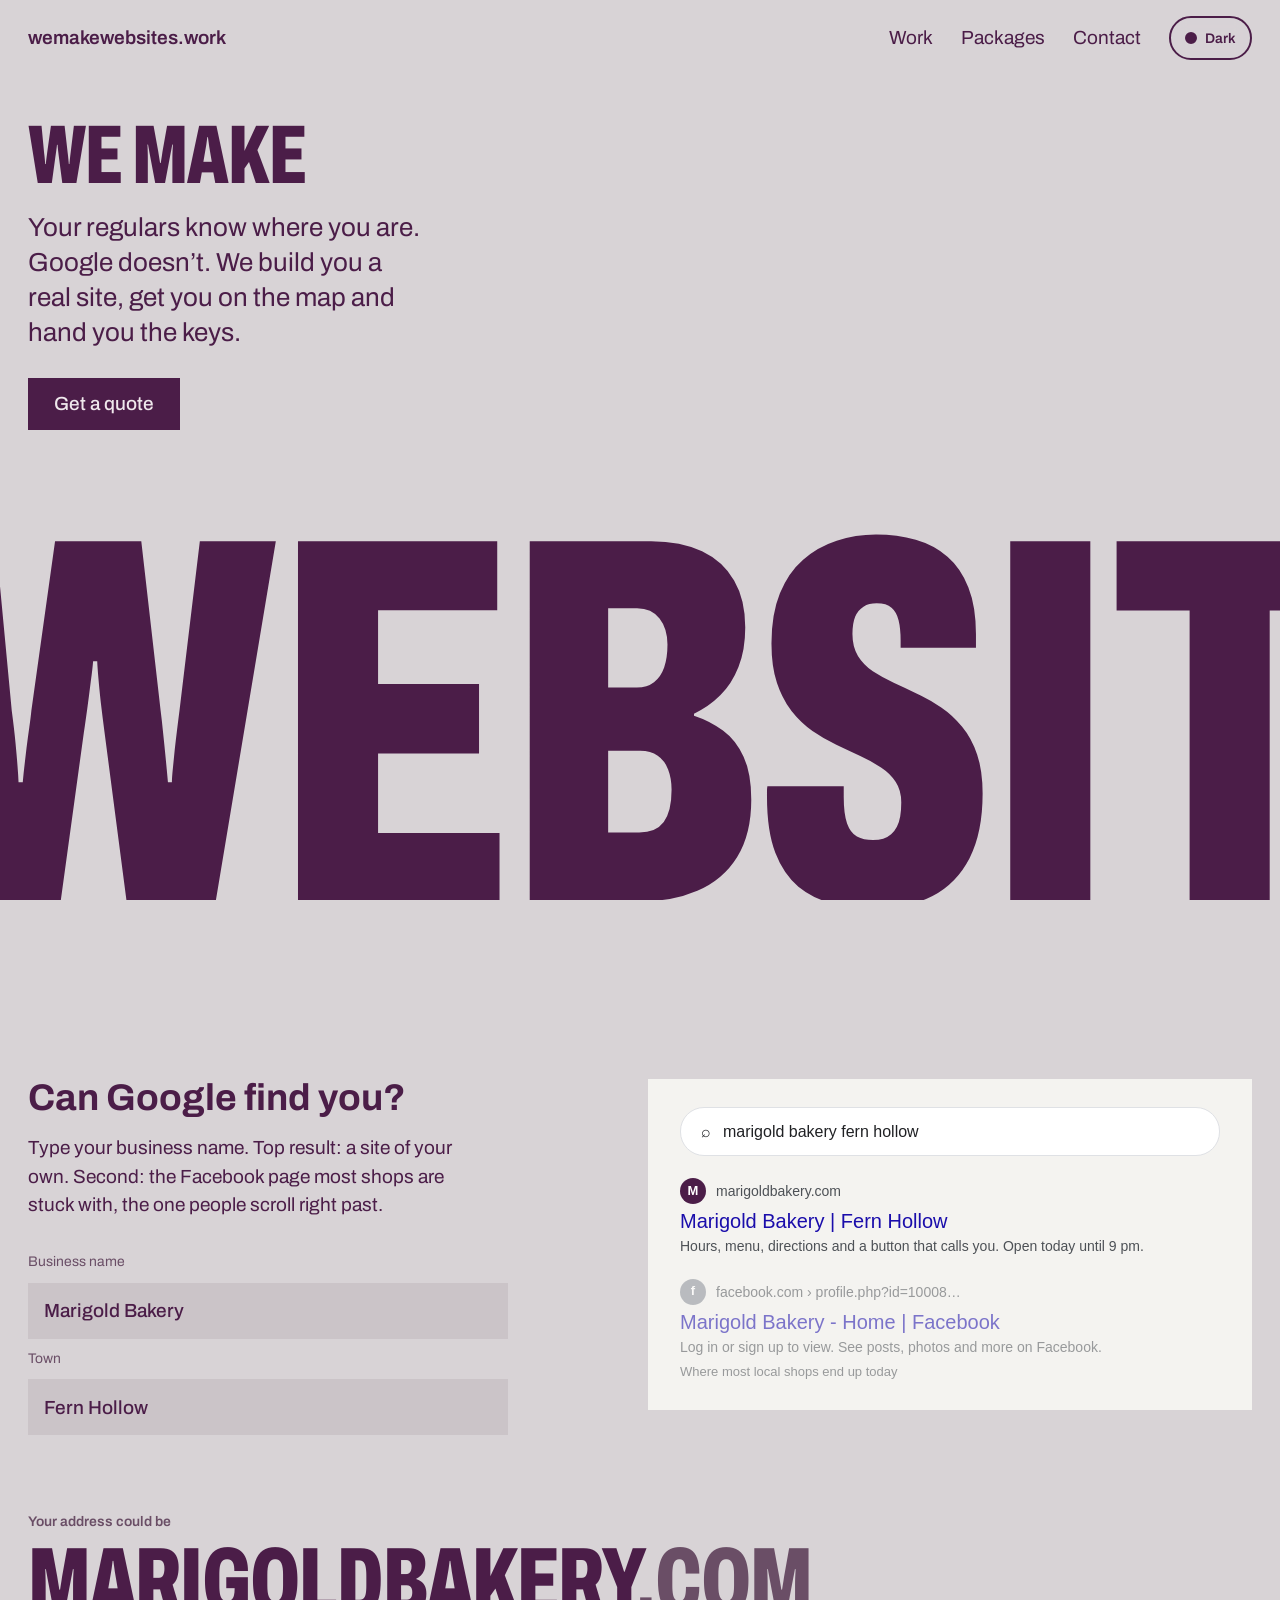
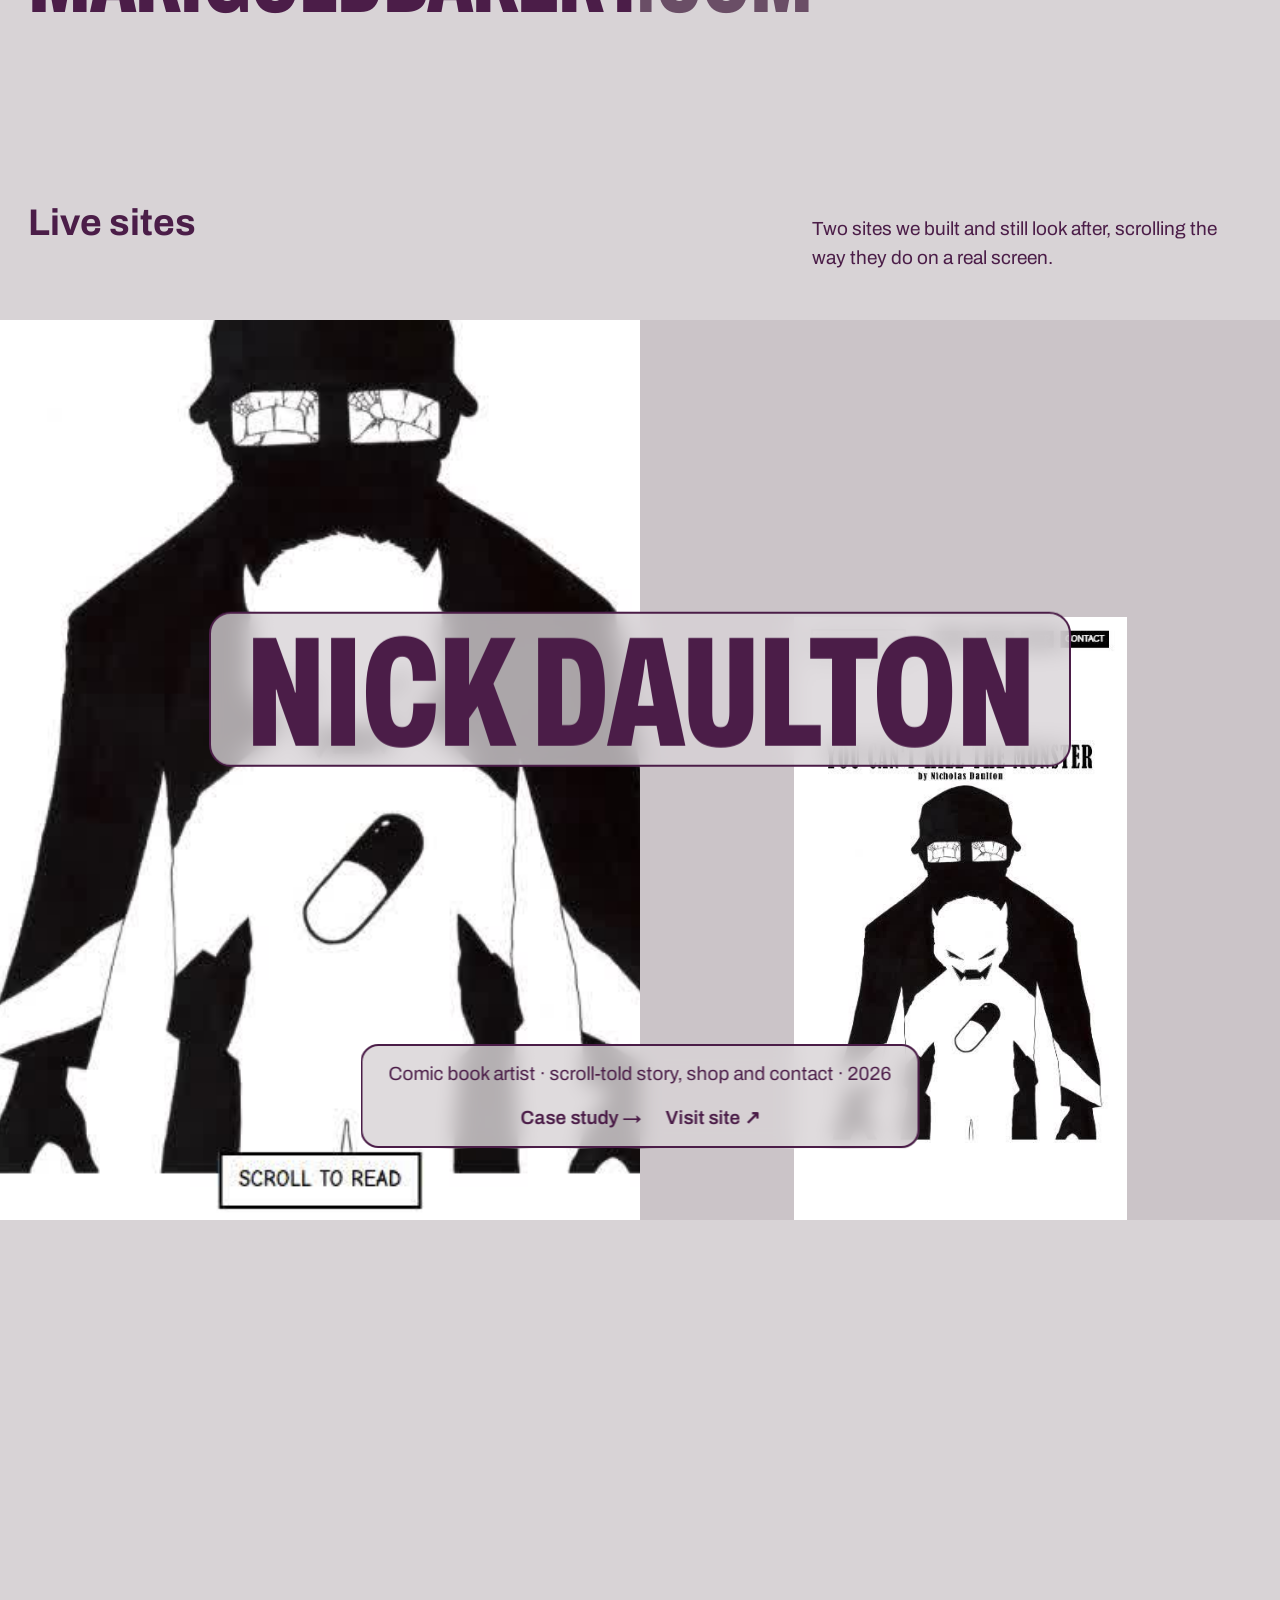
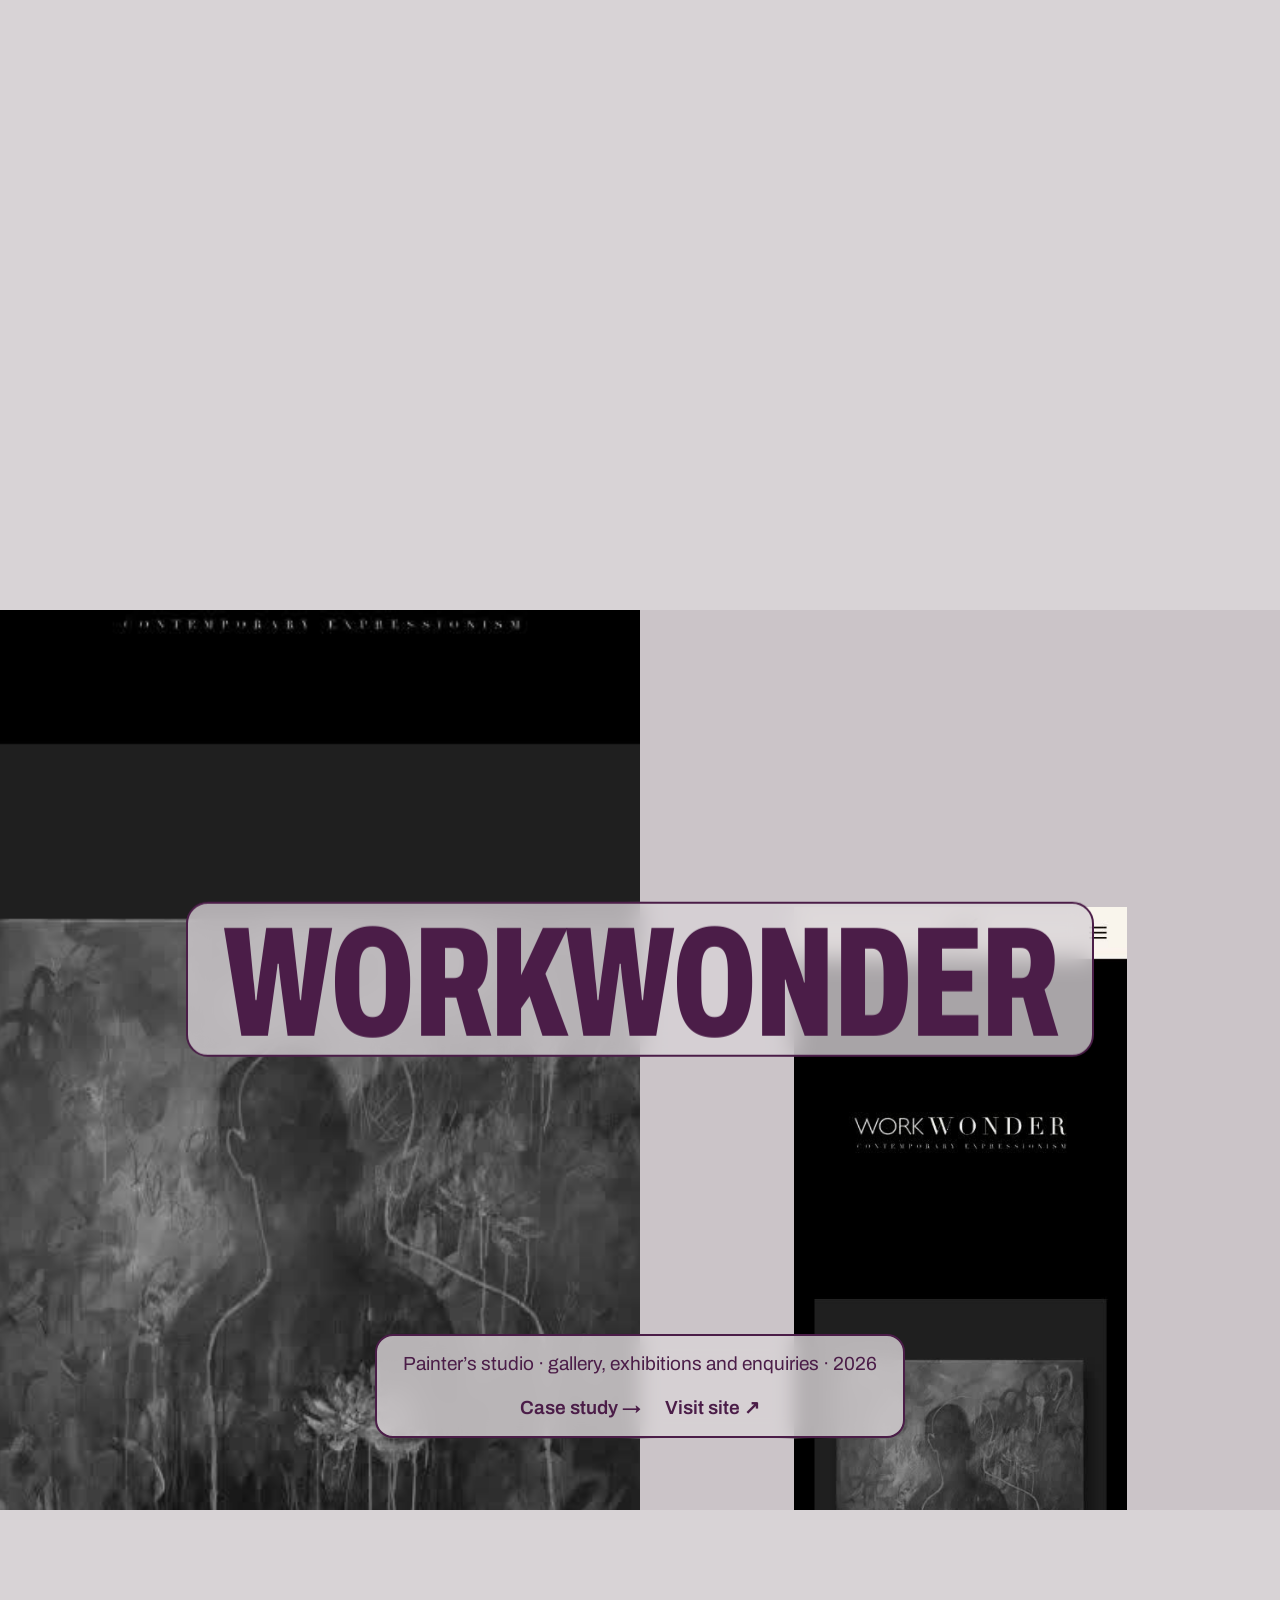
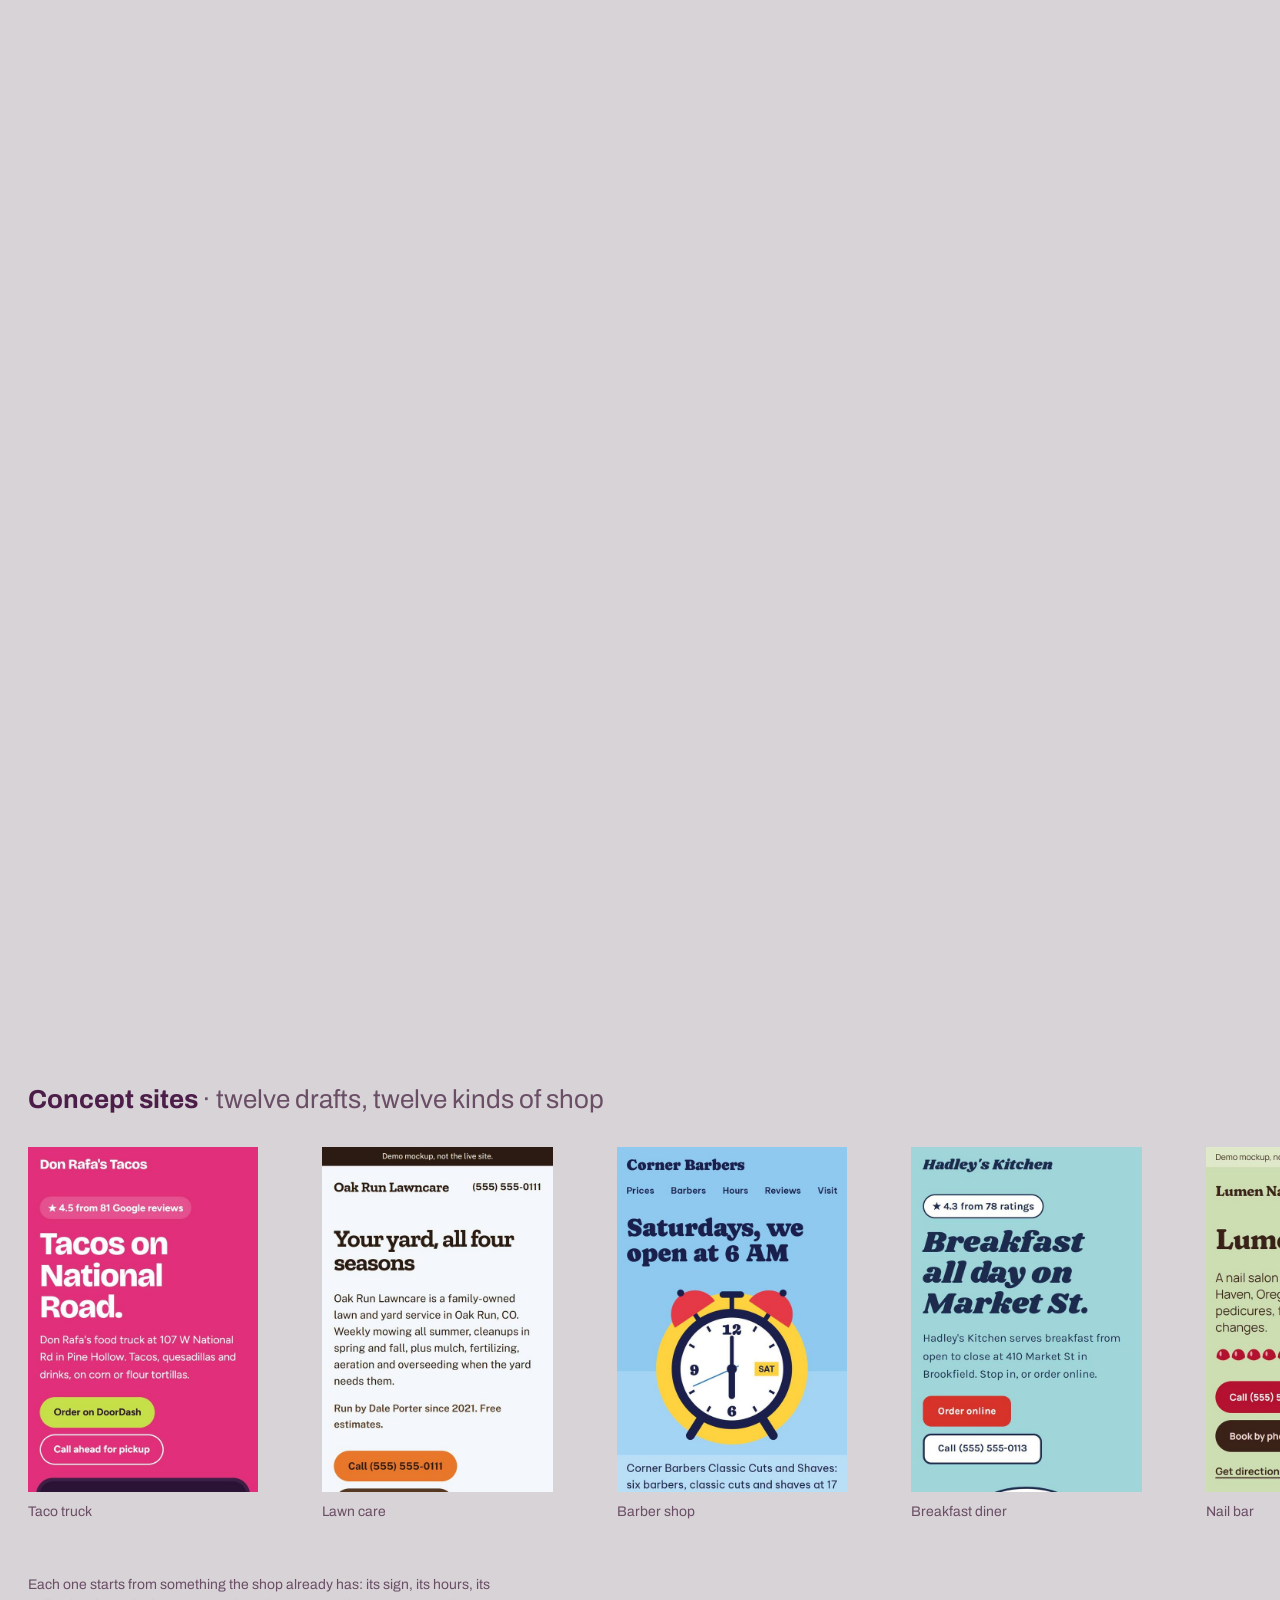
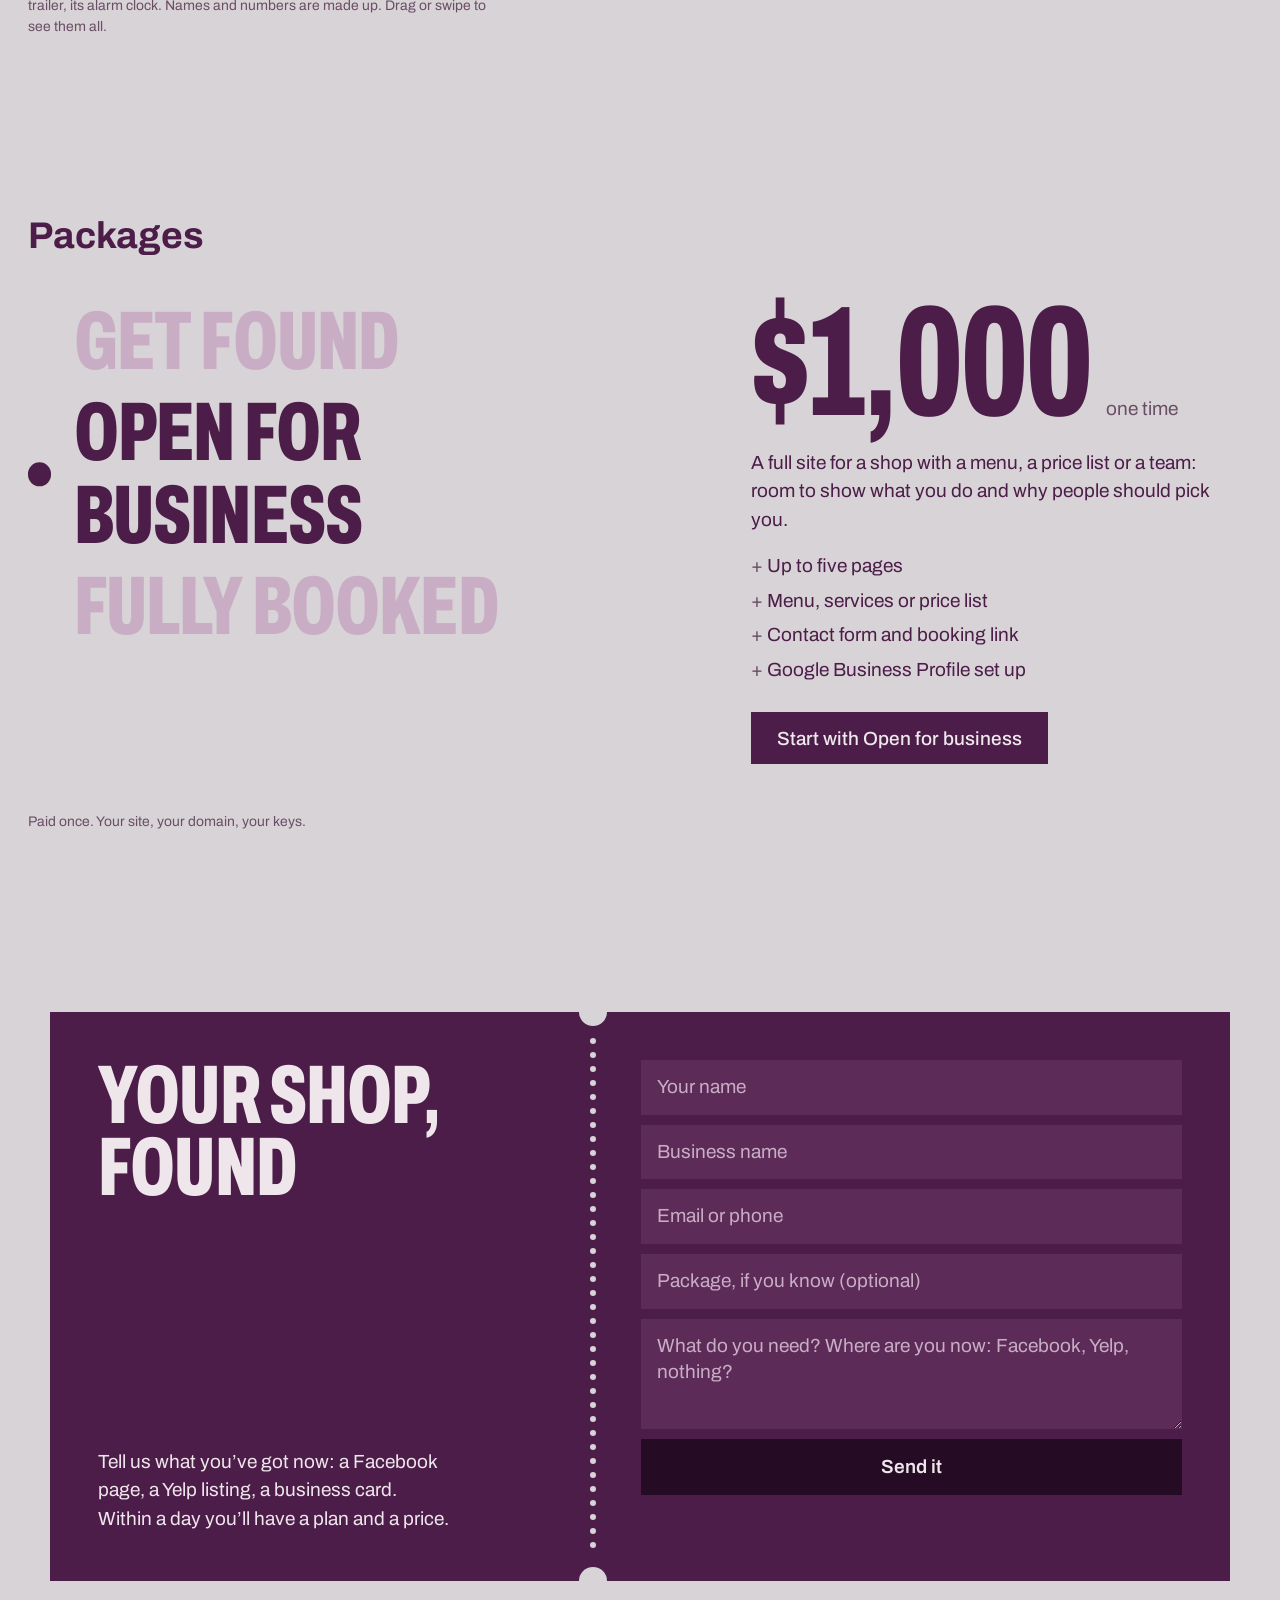
<file: index.html>
<!doctype html>
<html lang="en">
<head>
  <meta charset="utf-8">
  <meta name="viewport" content="width=device-width, initial-scale=1">
  <meta name="color-scheme" content="light dark">
  <title>We Make Websites — websites for local businesses</title>
  <meta name="description" content="Real websites for local businesses that are stuck on a Facebook page Google can't find. Built in days, priced up front.">
  <script>document.documentElement.classList.add('js');var m=null;try{m=localStorage.getItem('mode')}catch(e){}document.documentElement.dataset.mode=m||'light';</script>
  <link rel="preconnect" href="https://fonts.googleapis.com">
  <link rel="preconnect" href="https://fonts.gstatic.com" crossorigin>
  <link href="https://fonts.googleapis.com/css2?family=Archivo:wdth,wght@62..125,100..900&display=swap" rel="stylesheet">
  <link rel="stylesheet" href="css/site.css">
</head>
<body>
<main>
  <header class="bar">
    <a class="wordmark" href="./">wemakewebsites.work</a>
    <nav aria-label="Main">
      <ul>
        <li><a class="link" href="#work">Work</a></li>
        <li><a class="link" href="#packages">Packages</a></li>
        <li><a class="link" href="#contact">Contact</a></li>
      </ul>
      <button class="mode-toggle" type="button" aria-label="Switch to dark mode"><span class="dot" aria-hidden="true"></span><span class="mode-label">Dark</span></button>
      <button class="menu-word" aria-expanded="false">Menu</button>
    </nav>
  </header>

  <section class="hero" aria-labelledby="hero-title">
    <div class="hero-copy" data-stagger>
      <h1 id="hero-title"><span class="we display" data-reveal>We make</span> <span class="monument display">websites</span></h1>
      <p data-reveal>Your regulars know where you are. Google doesn’t. We build you a real site, get you on the map and hand you the keys.</p>
      <a class="button" href="#contact" data-reveal>Get a quote</a>
    </div>
  </section>

  <section class="find" id="find" aria-labelledby="find-title">
    <div class="find-grid">
      <div class="find-intro" data-stagger>
        <h2 id="find-title" data-reveal>Can Google find you?</h2>
        <p data-reveal>Type your business name. Top result: a site of your own. Second: the Facebook page most shops are stuck with, the one people scroll right past.</p>
        <form class="find-form" onsubmit="return false" data-reveal>
          <label for="biz-name">Business name</label>
          <input id="biz-name" type="text" value="Marigold Bakery" autocomplete="off" maxlength="40">
          <label for="biz-town">Town</label>
          <input id="biz-town" type="text" value="Fern Hollow" autocomplete="off" maxlength="30">
        </form>
      </div>
      <div class="serp" data-ui data-reveal aria-live="polite">
        <div class="serp-query"><span aria-hidden="true">⌕</span> <span data-out="query">marigold bakery fern hollow</span></div>
        <div class="serp-result">
          <div class="serp-site"><span class="serp-fav" data-out="fav">M</span><span><span data-out="url">marigoldbakery.com</span></span></div>
          <div class="serp-title" data-out="title">Marigold Bakery | Fern Hollow</div>
          <div class="serp-snippet">Hours, menu, directions and a button that calls you. Open today until 9 pm.</div>
        </div>
        <div class="serp-result buried">
          <div class="serp-site"><span class="serp-fav grey">f</span><span>facebook.com › profile.php?id=10008…</span></div>
          <div class="serp-title" data-out="fb-title">Marigold Bakery - Home | Facebook</div>
          <div class="serp-snippet">Log in or sign up to view. See posts, photos and more on Facebook.</div>
          <span class="serp-tag">Where most local shops end up today</span>
        </div>
      </div>
    </div>
    <p class="domain"><span class="domain-label">Your address could be</span> <span class="domain-name display"><span data-out="domain">marigoldbakery</span><span>.com</span></span></p>
  </section>

  <section class="work" id="work" aria-labelledby="work-title">
    <div class="work-head"><h2 id="work-title" class="section-title" data-reveal>Live sites</h2><p data-reveal>Two sites we built and still look after, scrolling the way they do on a real screen.</p></div>

    <article class="project">
      <div class="stage">
        <div class="pane left">
          <video data-autoplay muted loop playsinline preload="metadata" poster="img/work/nickdaulton-desktop-poster.jpg" aria-label="Scrolling through nickdaultoncomics.com on a laptop">
            <source src="img/work/nickdaulton-desktop.mp4" type="video/mp4">
          </video>
        </div>
        <div class="pane right">
          <video data-autoplay muted loop playsinline preload="metadata" poster="img/work/nickdaulton-phone-poster.jpg" aria-label="Scrolling through nickdaultoncomics.com on a phone">
            <source src="img/work/nickdaulton-phone.mp4" type="video/mp4">
          </video>
        </div>
        <div class="seam-title">
          <h3 class="display">Nick Daulton</h3>
        </div>
        <div class="seam-meta">
          <p>Comic book artist · scroll-told story, shop and contact · 2026</p>
          <div class="links">
            <a class="link" href="case/nick-daulton.html">Case study →</a>
            <a class="link" href="https://nickdaultoncomics.com" rel="noopener">Visit site ↗</a>
          </div>
        </div>
      </div>
    </article>

    <article class="project">
      <div class="stage">
        <div class="pane left">
          <video data-autoplay muted loop playsinline preload="metadata" poster="img/work/workwonder-desktop-poster.jpg" aria-label="Scrolling through workwonder.art on a laptop">
            <source src="img/work/workwonder-desktop.mp4" type="video/mp4">
          </video>
        </div>
        <div class="pane right">
          <video data-autoplay muted loop playsinline preload="metadata" poster="img/work/workwonder-phone-poster.jpg" aria-label="Scrolling through workwonder.art on a phone">
            <source src="img/work/workwonder-phone.mp4" type="video/mp4">
          </video>
        </div>
        <div class="seam-title">
          <h3 class="display">Workwonder</h3>
        </div>
        <div class="seam-meta">
          <p>Painter’s studio · gallery, exhibitions and enquiries · 2026</p>
          <div class="links">
            <a class="link" href="case/workwonder.html">Case study →</a>
            <a class="link" href="https://workwonder.art" rel="noopener">Visit site ↗</a>
          </div>
        </div>
      </div>
    </article>
  </section>

  <section class="gallery" aria-labelledby="gallery-title">
    <div class="gallery-title" data-reveal>
      <h2 id="gallery-title">Concept sites</h2> <p>· twelve drafts, twelve kinds of shop</p>
    </div>
    <div class="strip" tabindex="0" aria-label="Concept sites, scroll sideways">
      <figure><img src="img/concepts/taco-truck.jpg" width="600" height="900" alt="Concept site for a taco truck, hot pink menu board" loading="lazy"><figcaption>Taco truck</figcaption></figure>
      <figure><img src="img/concepts/lawn-care.jpg" width="600" height="900" alt="Concept site for a lawn care company with a four-seasons wheel" loading="lazy"><figcaption>Lawn care</figcaption></figure>
      <figure><img src="img/concepts/barber-early.jpg" width="600" height="900" alt="Concept site for a barber that opens at 6 am, with an alarm clock" loading="lazy"><figcaption>Barber shop</figcaption></figure>
      <figure><img src="img/concepts/breakfast-diner.jpg" width="600" height="900" alt="Concept site for an all-day breakfast diner with a yolk clock" loading="lazy"><figcaption>Breakfast diner</figcaption></figure>
      <figure><img src="img/concepts/nail-bar.jpg" width="600" height="900" alt="Concept site for a nail bar with a ring of polish swatches" loading="lazy"><figcaption>Nail bar</figcaption></figure>
      <figure><img src="img/concepts/auto-repair.jpg" width="600" height="900" alt="Concept site for an auto repair garage" loading="lazy"><figcaption>Auto repair</figcaption></figure>
      <figure><img src="img/concepts/florist.jpg" width="600" height="900" alt="Concept site for a florist with rows of flowers" loading="lazy"><figcaption>Florist</figcaption></figure>
      <figure><img src="img/concepts/taco-trailer.jpg" width="600" height="900" alt="Concept site for an orange taco trailer" loading="lazy"><figcaption>Taco trailer</figcaption></figure>
      <figure><img src="img/concepts/barber-hill.jpg" width="600" height="900" alt="Concept site for a barber with contour-line map" loading="lazy"><figcaption>Barber shop</figcaption></figure>
      <figure><img src="img/concepts/muffler-shop.jpg" width="600" height="900" alt="Concept site for a muffler and exhaust shop" loading="lazy"><figcaption>Muffler shop</figcaption></figure>
      <figure><img src="img/concepts/barber-door.jpg" width="600" height="900" alt="Concept site for a barber with an Open door sign" loading="lazy"><figcaption>Barber shop</figcaption></figure>
      <figure><img src="img/concepts/barber-suite.jpg" width="600" height="900" alt="Concept site for a barber with a lobby letterboard" loading="lazy"><figcaption>Barber studio</figcaption></figure>
    </div>
    <p class="gallery-note" data-reveal>Each one starts from something the shop already has: its sign, its hours, its trailer, its alarm clock. Names and numbers are made up. Drag or swipe to see them all.</p>
  </section>

  <section class="pricing" id="packages" aria-labelledby="packages-title">
    <h2 id="packages-title" class="section-title" data-reveal>Packages</h2>
    <div class="pricing-grid">
      <div class="plan-names" role="tablist" aria-label="Packages" aria-orientation="vertical">
        <button role="tab" id="t-found" aria-controls="p-found" aria-selected="false" tabindex="-1">Get found</button>
        <button role="tab" id="t-open" aria-controls="p-open" aria-selected="true">Open for business</button>
        <button role="tab" id="t-booked" aria-controls="p-booked" aria-selected="false" tabindex="-1">Fully booked</button>
      </div>
      <div class="plan-stage">
        <div class="plan-panel" id="p-found" role="tabpanel" aria-labelledby="t-found">
          <div class="plan-price"><strong class="display">$500</strong><span>one time</span></div>
          <p>One clean page with everything a customer is looking for, and your business set up properly on Google so they can find it.</p>
          <ul><li>One-page site, phone-first</li><li>Hours, address, map and a call button</li><li>Google Business Profile set up</li><li>Your domain connected</li></ul>
          <a class="button" href="#contact" data-plan="Get found">Start with Get found</a>
        </div>
        <div class="plan-panel" id="p-open" role="tabpanel" aria-labelledby="t-open">
          <div class="plan-price"><strong class="display">$1,000</strong><span>one time</span></div>
          <p>A full site for a shop with a menu, a price list or a team: room to show what you do and why people should pick you.</p>
          <ul><li>Up to five pages</li><li>Menu, services or price list</li><li>Contact form and booking link</li><li>Google Business Profile set up</li></ul>
          <a class="button" href="#contact" data-plan="Open for business">Start with Open for business</a>
        </div>
        <div class="plan-panel" id="p-booked" role="tabpanel" aria-labelledby="t-booked">
          <div class="plan-price"><strong class="display">$1,500</strong><span>one time</span></div>
          <p>Everything in Open for business, plus online booking or ordering, and we keep it up to date for the first three months.</p>
          <ul><li>Online booking or ordering</li><li>Three months of updates included</li><li>Search basics: titles, map, reviews</li></ul>
          <a class="button" href="#contact" data-plan="Fully booked">Start with Fully booked</a>
        </div>
      </div>
    </div>
    <p class="pricing-foot" data-reveal>Paid once. Your site, your domain, your keys.</p>
  </section>

  <section class="contact" id="contact" aria-labelledby="contact-title">
    <div class="coupon" data-reveal>
      <div class="coupon-left">
        <h2 id="contact-title" class="display">Your shop, found</h2>
        <p>Tell us what you’ve got now: a Facebook page, a Yelp listing, a business card. Within a day you’ll have a plan and a price.</p>
      </div>
      <form id="contact-form" action="https://api.web3forms.com/submit" method="POST">
        <!-- Web3Forms: replace with the access key from web3forms.com (it is meant to be public). -->
        <input type="hidden" name="access_key" value="YOUR_WEB3FORMS_ACCESS_KEY">
        <input type="hidden" name="subject" value="New enquiry from wemakewebsites.work">
        <input type="checkbox" name="botcheck" class="hp" tabindex="-1" autocomplete="off">
        <label class="visually-hidden" for="f-name">Your name</label>
        <input id="f-name" name="name" type="text" placeholder="Your name" required autocomplete="name">
        <label class="visually-hidden" for="f-biz">Business name</label>
        <input id="f-biz" name="business" type="text" placeholder="Business name" autocomplete="organization">
        <label class="visually-hidden" for="f-email">Email or phone</label>
        <input id="f-email" name="email" type="text" placeholder="Email or phone" required>
        <label class="visually-hidden" for="f-package">Package</label>
        <input id="f-package" name="package" type="text" placeholder="Package, if you know (optional)">
        <label class="visually-hidden" for="f-msg">What do you need?</label>
        <textarea id="f-msg" name="message" placeholder="What do you need? Where are you now: Facebook, Yelp, nothing?"></textarea>
        <button type="submit">Send it</button>
        <p class="form-status" role="status"></p>
      </form>
    </div>
  </section>
</main>

<footer class="footer">
  <div class="footer-cols">
    <ul><li>Studio</li><li>wemakewebsites.work</li></ul>
    <ul><li>Pages</li><li><a href="#work">Work</a></li><li><a href="#packages">Packages</a></li><li><a href="#contact">Contact</a></li></ul>
    <ul><li>Case studies</li><li><a href="case/nick-daulton.html">Nick Daulton</a></li><li><a href="case/workwonder.html">Workwonder</a></li></ul>
    <ul><li>Contact</li><li><a href="mailto:hello@wemakewebsites.work">hello@wemakewebsites.work</a></li><li>Replies within a day</li></ul>
  </div>
  <div></div>
  <div>
    <div class="footer-mark" aria-hidden="true">
      <svg viewBox="0 0 1700 150" preserveAspectRatio="xMidYMax meet"><text x="0" y="146" font-size="200" textLength="1700" lengthAdjust="spacingAndGlyphs">WEMAKEWEBSITES.WORK</text></svg>
    </div>
    <p class="legal"><span>© 2026 We Make Websites</span><span>Concept sites are unsolicited drafts, not client work.</span></p>
  </div>
</footer>

<script src="js/site.js"></script>
</body>
</html>
</file>
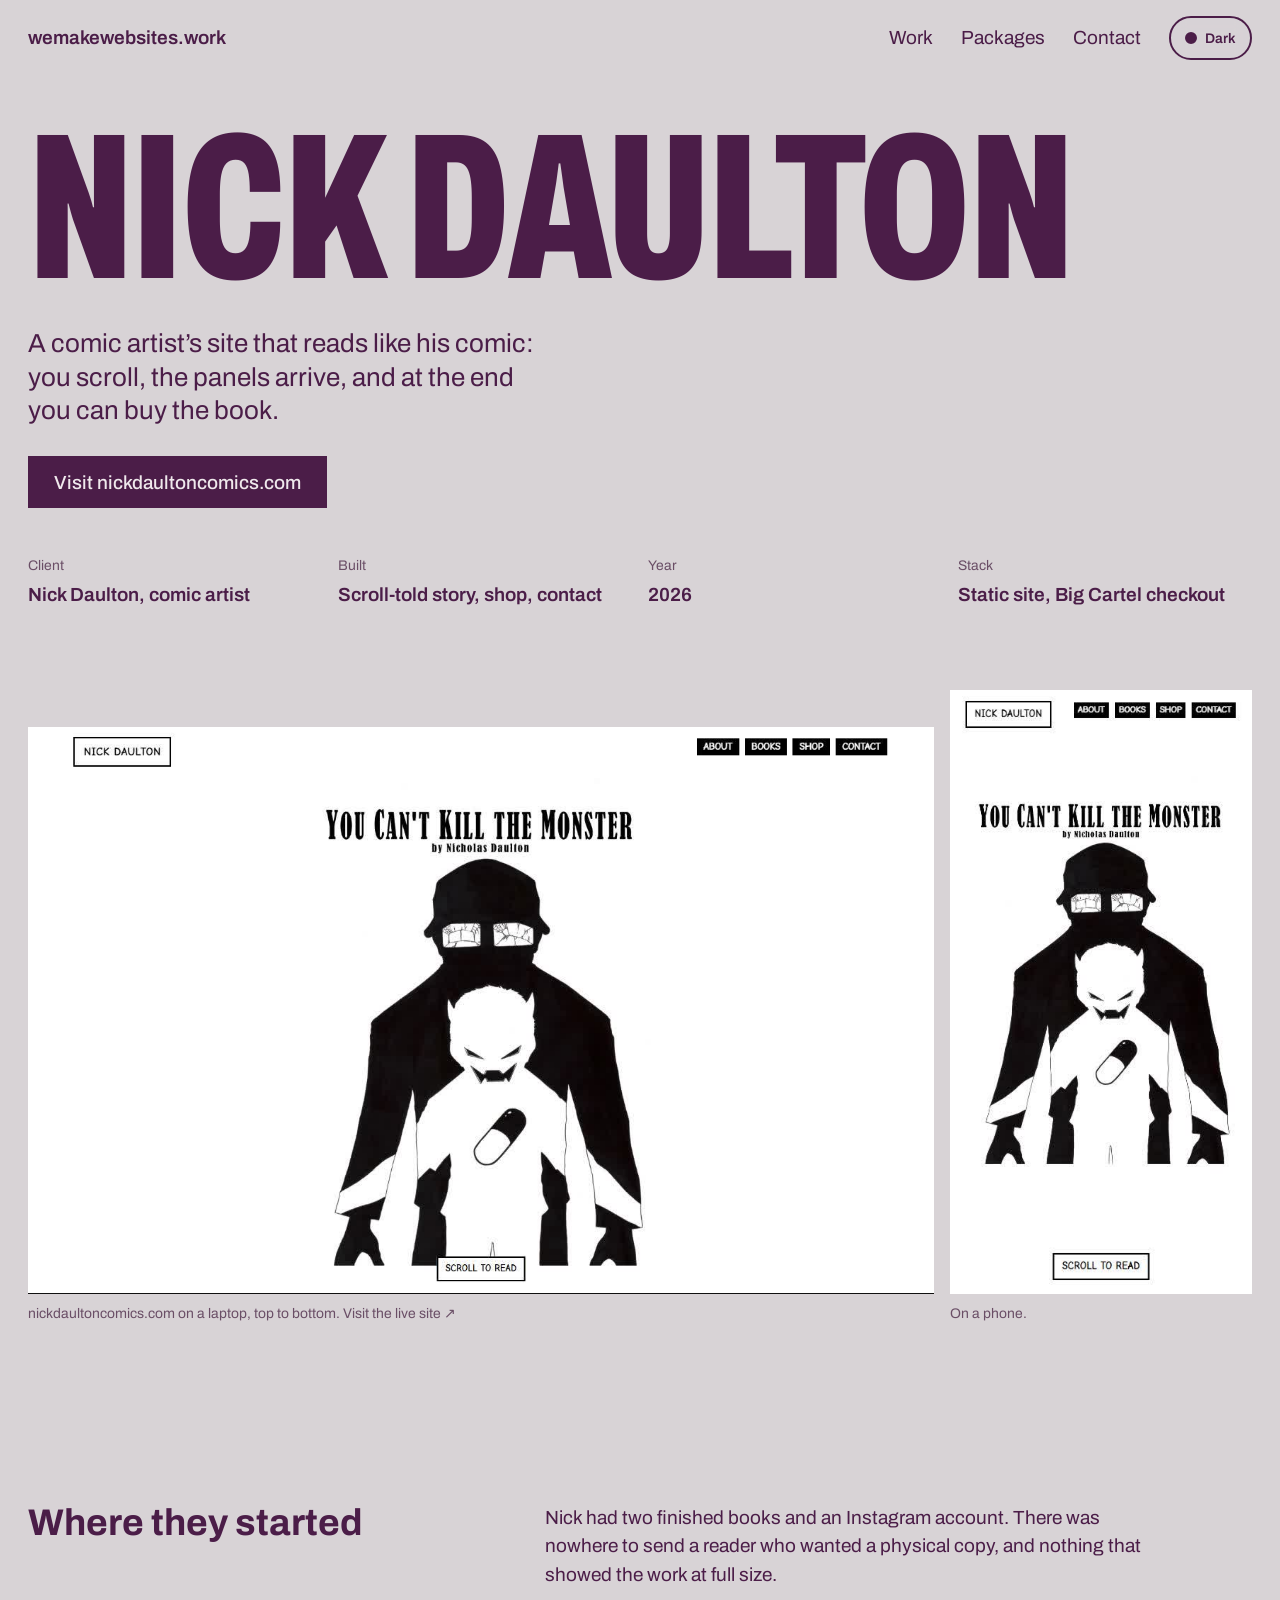
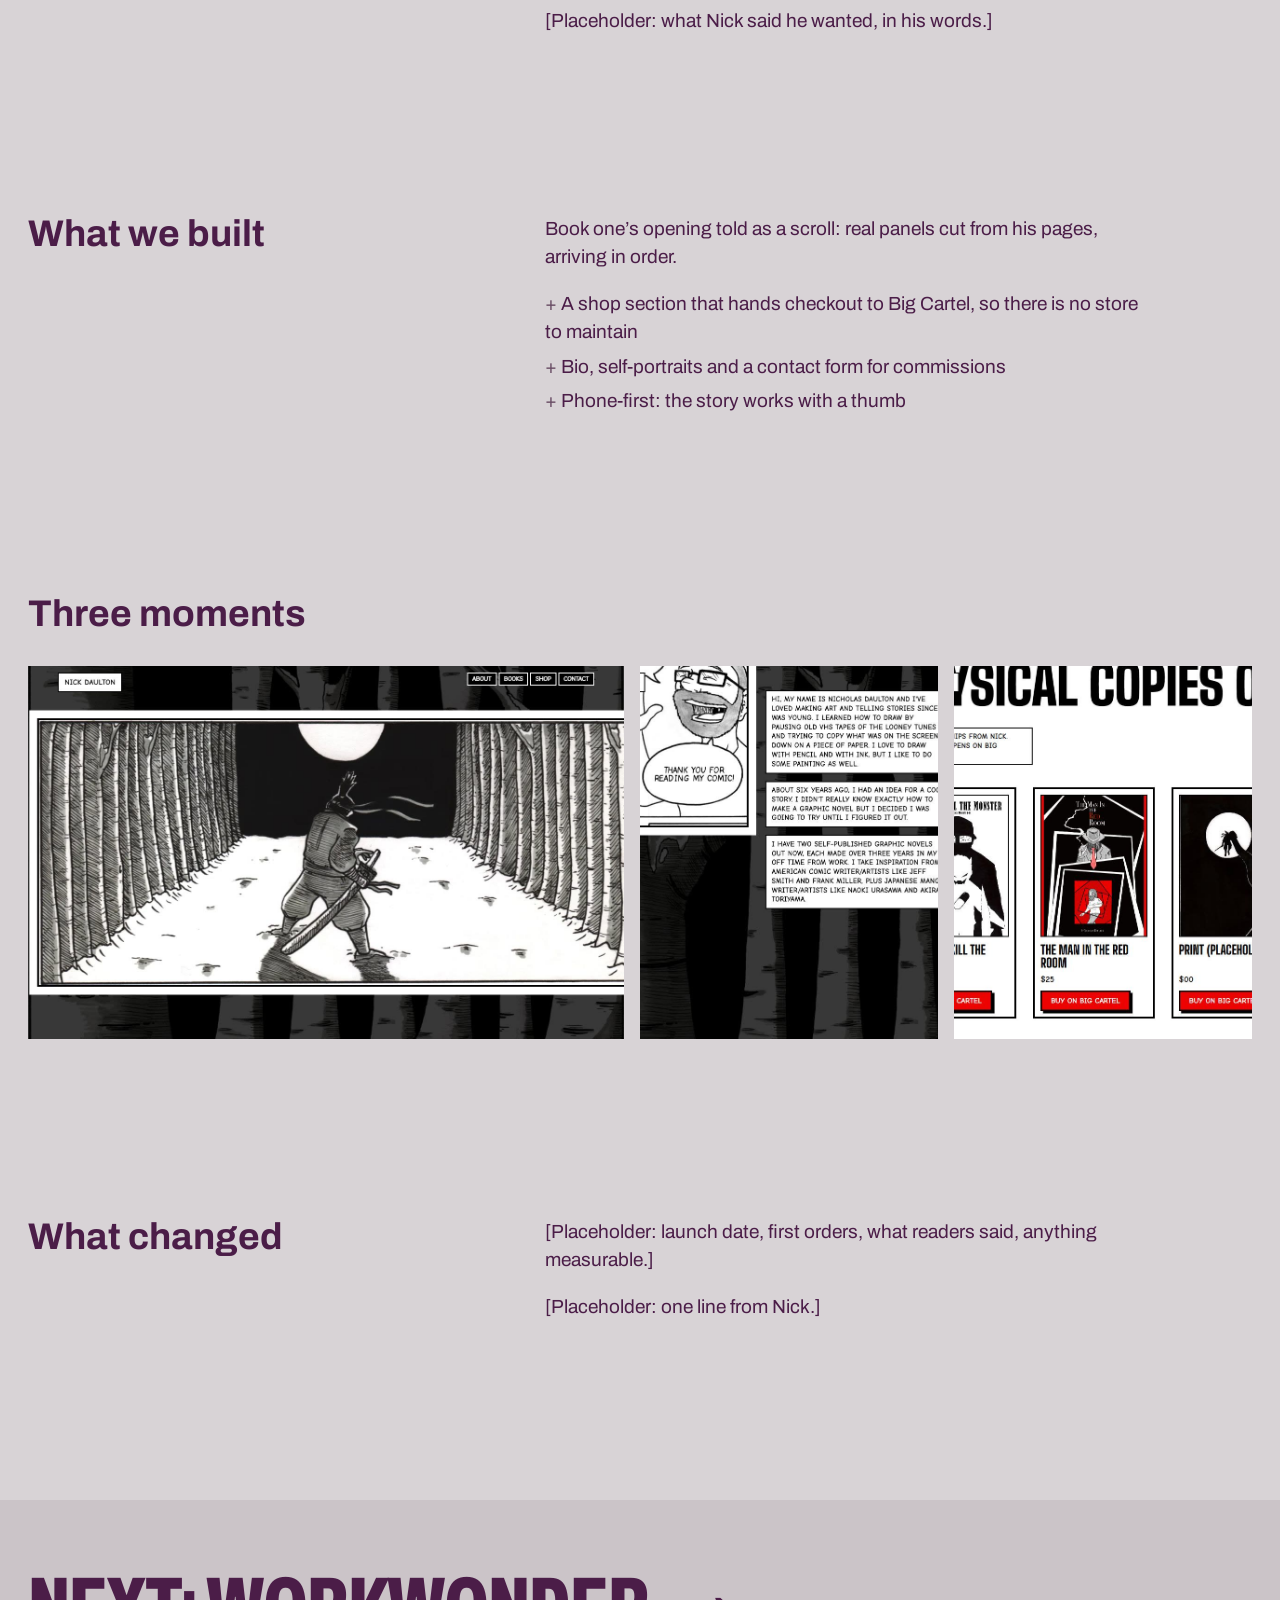
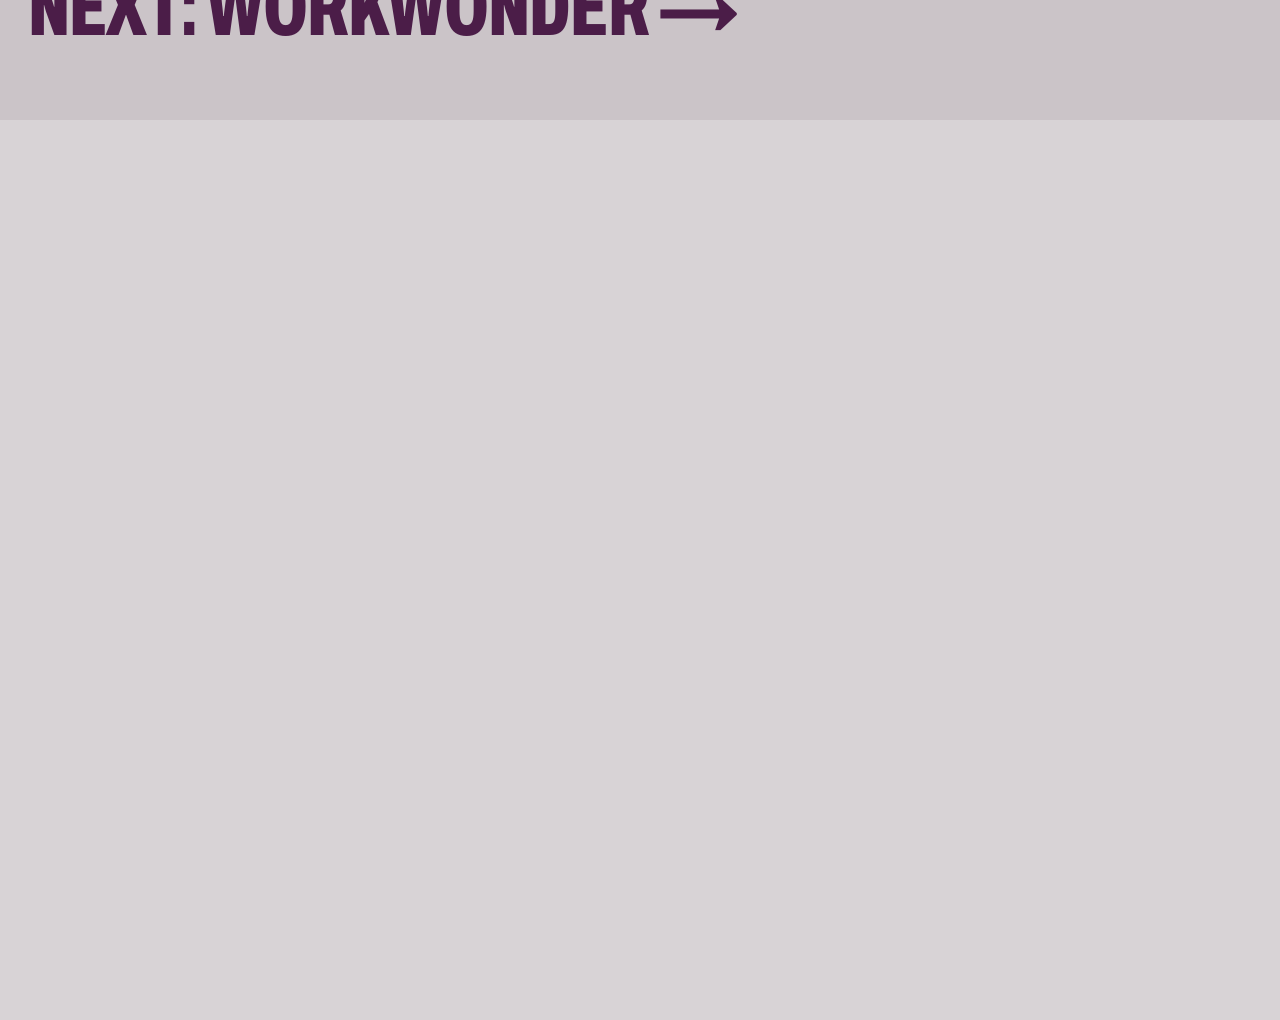
<file: case/nick-daulton.html>
<!doctype html>
<html lang="en">
<head>
  <meta charset="utf-8">
  <meta name="viewport" content="width=device-width, initial-scale=1">
  <meta name="color-scheme" content="light dark">
  <title>Nick Daulton — case study · We Make Websites</title>
  <meta name="description" content="A comic artist’s site that reads like his comic: you scroll, the panels arrive, and at the end you can buy the book.">
  <script>document.documentElement.classList.add('js');var m=null;try{m=localStorage.getItem('mode')}catch(e){}document.documentElement.dataset.mode=m||'light';</script>
  <link rel="preconnect" href="https://fonts.googleapis.com">
  <link rel="preconnect" href="https://fonts.gstatic.com" crossorigin>
  <link href="https://fonts.googleapis.com/css2?family=Archivo:wdth,wght@62..125,100..900&display=swap" rel="stylesheet">
  <link rel="stylesheet" href="../css/site.css">
</head>
<body>
<main>
  <header class="bar">
    <a class="wordmark" href="../">wemakewebsites.work</a>
    <nav aria-label="Main">
      <ul>
        <li><a class="link" href="../#work">Work</a></li>
        <li><a class="link" href="../#packages">Packages</a></li>
        <li><a class="link" href="../#contact">Contact</a></li>
      </ul>
      <button class="mode-toggle" type="button" aria-label="Switch to dark mode"><span class="dot" aria-hidden="true"></span><span class="mode-label">Dark</span></button>
      <button class="menu-word" aria-expanded="false">Menu</button>
    </nav>
  </header>

  <section class="case-hero" aria-labelledby="case-title" data-stagger>
    <h1 id="case-title" class="display" data-reveal>Nick Daulton</h1>
    <p class="lede" data-reveal>A comic artist’s site that reads like his comic: you scroll, the panels arrive, and at the end you can buy the book.</p>
    <a class="button case-cta" href="https://nickdaultoncomics.com" rel="noopener" data-reveal>Visit nickdaultoncomics.com</a>
    <dl class="facts" data-reveal>
      <div><dt>Client</dt><dd>Nick Daulton, comic artist</dd></div>
      <div><dt>Built</dt><dd>Scroll-told story, shop, contact</dd></div>
      <div><dt>Year</dt><dd>2026</dd></div>
      <div><dt>Stack</dt><dd>Static site, Big Cartel checkout</dd></div>
    </dl>
  </section>

  <section class="case-film" aria-label="The site in motion">
    <figure>
      <video data-autoplay muted loop playsinline preload="metadata" poster="../img/work/nickdaulton-desktop-poster.jpg" aria-label="Scrolling through nickdaultoncomics.com on a laptop">
        <source src="../img/work/nickdaulton-desktop.mp4" type="video/mp4">
      </video>
      <figcaption>nickdaultoncomics.com on a laptop, top to bottom. <a class="link" href="https://nickdaultoncomics.com" rel="noopener">Visit the live site ↗</a></figcaption>
    </figure>
    <figure class="phone">
      <video data-autoplay muted loop playsinline preload="metadata" poster="../img/work/nickdaulton-phone-poster.jpg" aria-label="Scrolling through nickdaultoncomics.com on a phone">
        <source src="../img/work/nickdaulton-phone.mp4" type="video/mp4">
      </video>
      <figcaption>On a phone.</figcaption>
    </figure>
  </section>

  <section class="chapter" aria-labelledby="c1">
    <h2 id="c1" data-reveal>Where they started</h2>
    <div class="body" data-reveal>
      <p>Nick had two finished books and an Instagram account. There was nowhere to send a reader who wanted a physical copy, and nothing that showed the work at full size.</p>
      <p>[Placeholder: what Nick said he wanted, in his words.]</p>
    </div>
  </section>
  <section class="chapter" aria-labelledby="c2">
    <h2 id="c2" data-reveal>What we built</h2>
    <div class="body" data-reveal>
      <p>Book one’s opening told as a scroll: real panels cut from his pages, arriving in order.</p>
      <ul><li>A shop section that hands checkout to Big Cartel, so there is no store to maintain</li><li>Bio, self-portraits and a contact form for commissions</li><li>Phone-first: the story works with a thumb</li></ul>
    </div>
  </section>
  <section class="stills" aria-labelledby="stills-title">
    <h2 id="stills-title" class="section-title" data-reveal>Three moments</h2>
    <div class="stills-row" data-stagger>
      <img data-reveal src="../img/work/nickdaulton-still-0060.jpg" width="1280" height="800" alt="Nick Daulton site, a third of the way down" loading="lazy">
      <img data-reveal src="../img/work/nickdaulton-still-0105.jpg" width="1280" height="800" alt="Nick Daulton site, two thirds of the way down" loading="lazy">
      <img data-reveal src="../img/work/nickdaulton-still-0130.jpg" width="1280" height="800" alt="Nick Daulton site, near the end" loading="lazy">
    </div>
  </section>

  <section class="chapter" aria-labelledby="c3">
    <h2 id="c3" data-reveal>What changed</h2>
    <div class="body" data-reveal>
      <p>[Placeholder: launch date, first orders, what readers said, anything measurable.]</p>
      <p>[Placeholder: one line from Nick.]</p>
    </div>
  </section>

  <section class="next-band" aria-labelledby="next-title">
    <h2 id="next-title"><a class="display link" href="workwonder.html">Next: Workwonder →</a></h2>
  </section>
</main>

<footer class="footer">
  <div class="footer-cols">
    <ul><li>Studio</li><li>wemakewebsites.work</li></ul>
    <ul><li>Pages</li><li><a href="../#work">Work</a></li><li><a href="../#packages">Packages</a></li><li><a href="../#contact">Contact</a></li></ul>
    <ul><li>Case studies</li><li><a href="nick-daulton.html">Nick Daulton</a></li><li><a href="workwonder.html">Workwonder</a></li></ul>
    <ul><li>Contact</li><li><a href="mailto:hello@wemakewebsites.work">hello@wemakewebsites.work</a></li><li>Replies within a day</li></ul>
  </div>
  <div></div>
  <div>
    <div class="footer-mark" aria-hidden="true">
      <svg viewBox="0 0 1700 150" preserveAspectRatio="xMidYMax meet"><text x="0" y="146" font-size="200" textLength="1700" lengthAdjust="spacingAndGlyphs">WEMAKEWEBSITES.WORK</text></svg>
    </div>
    <p class="legal"><span>© 2026 We Make Websites</span><span>Text in [brackets] is waiting on the client.</span></p>
  </div>
</footer>
<script src="../js/site.js"></script>
</body>
</html>
</file>
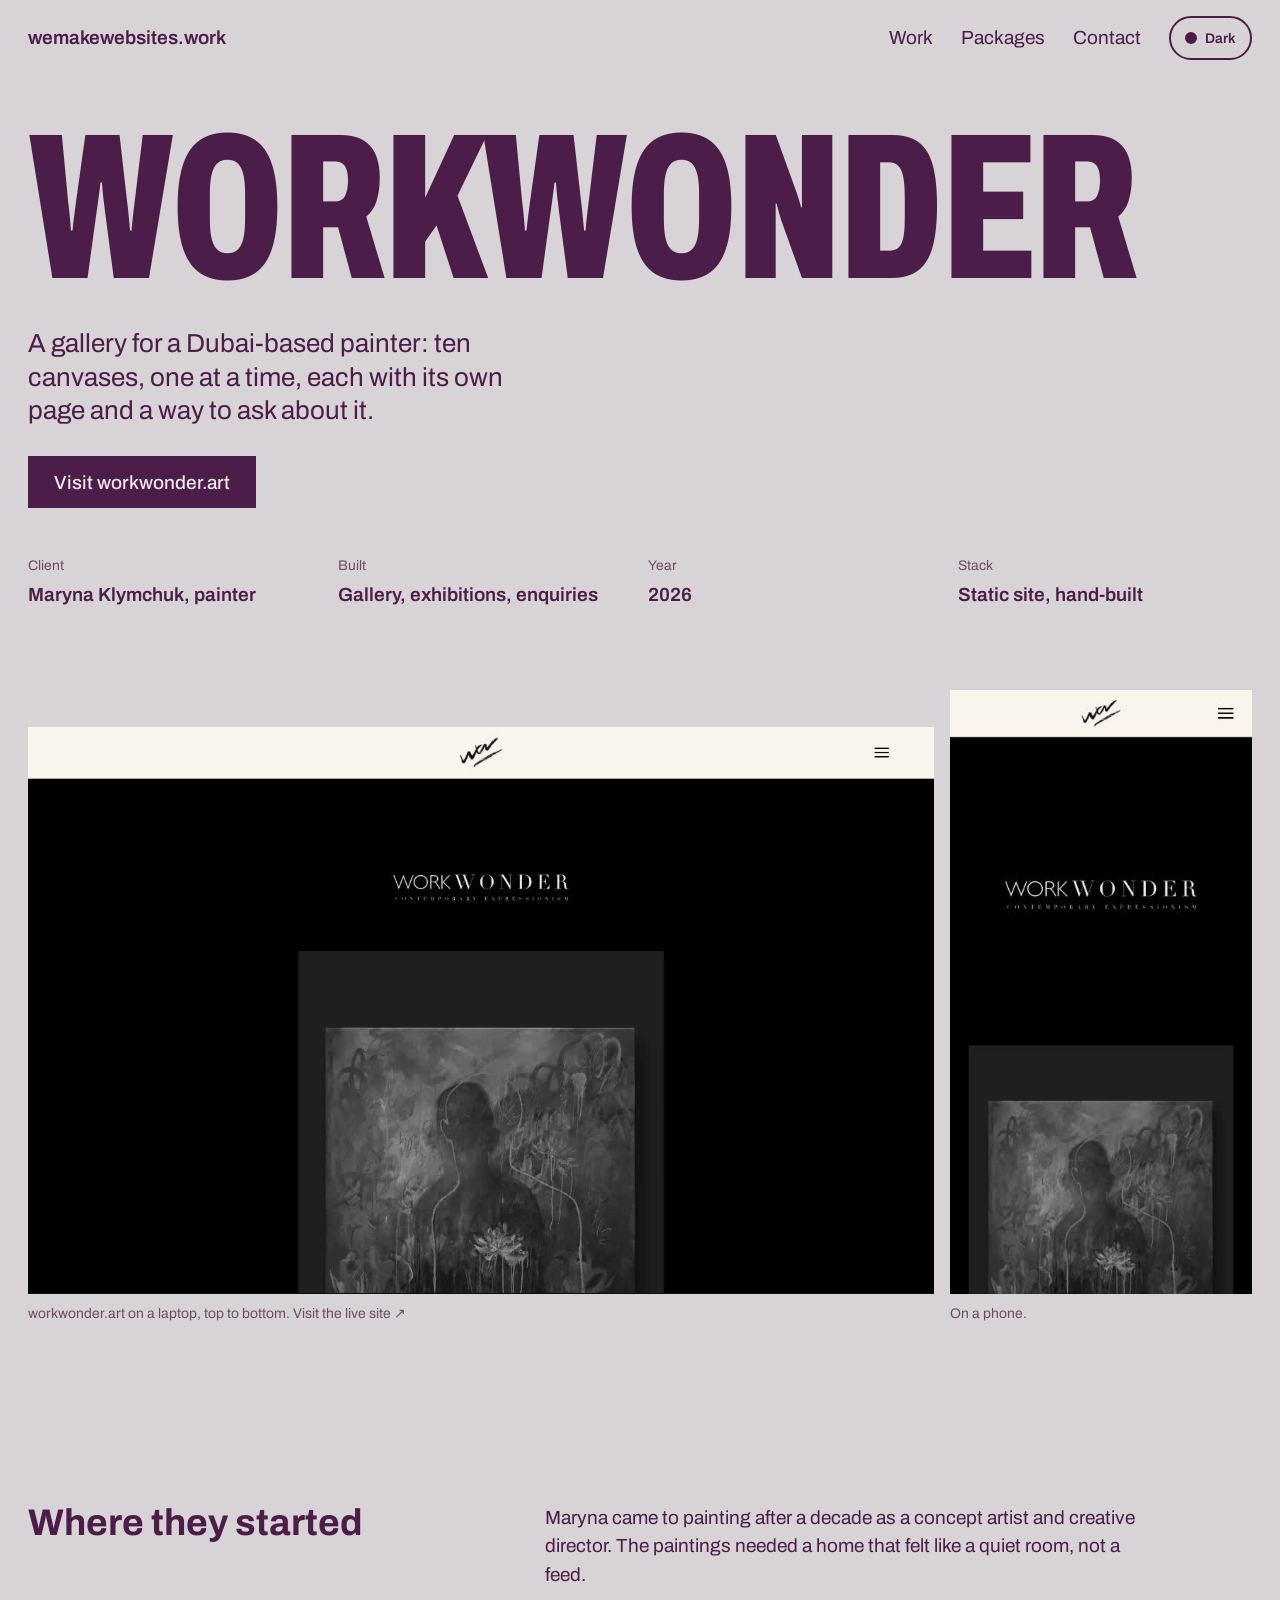
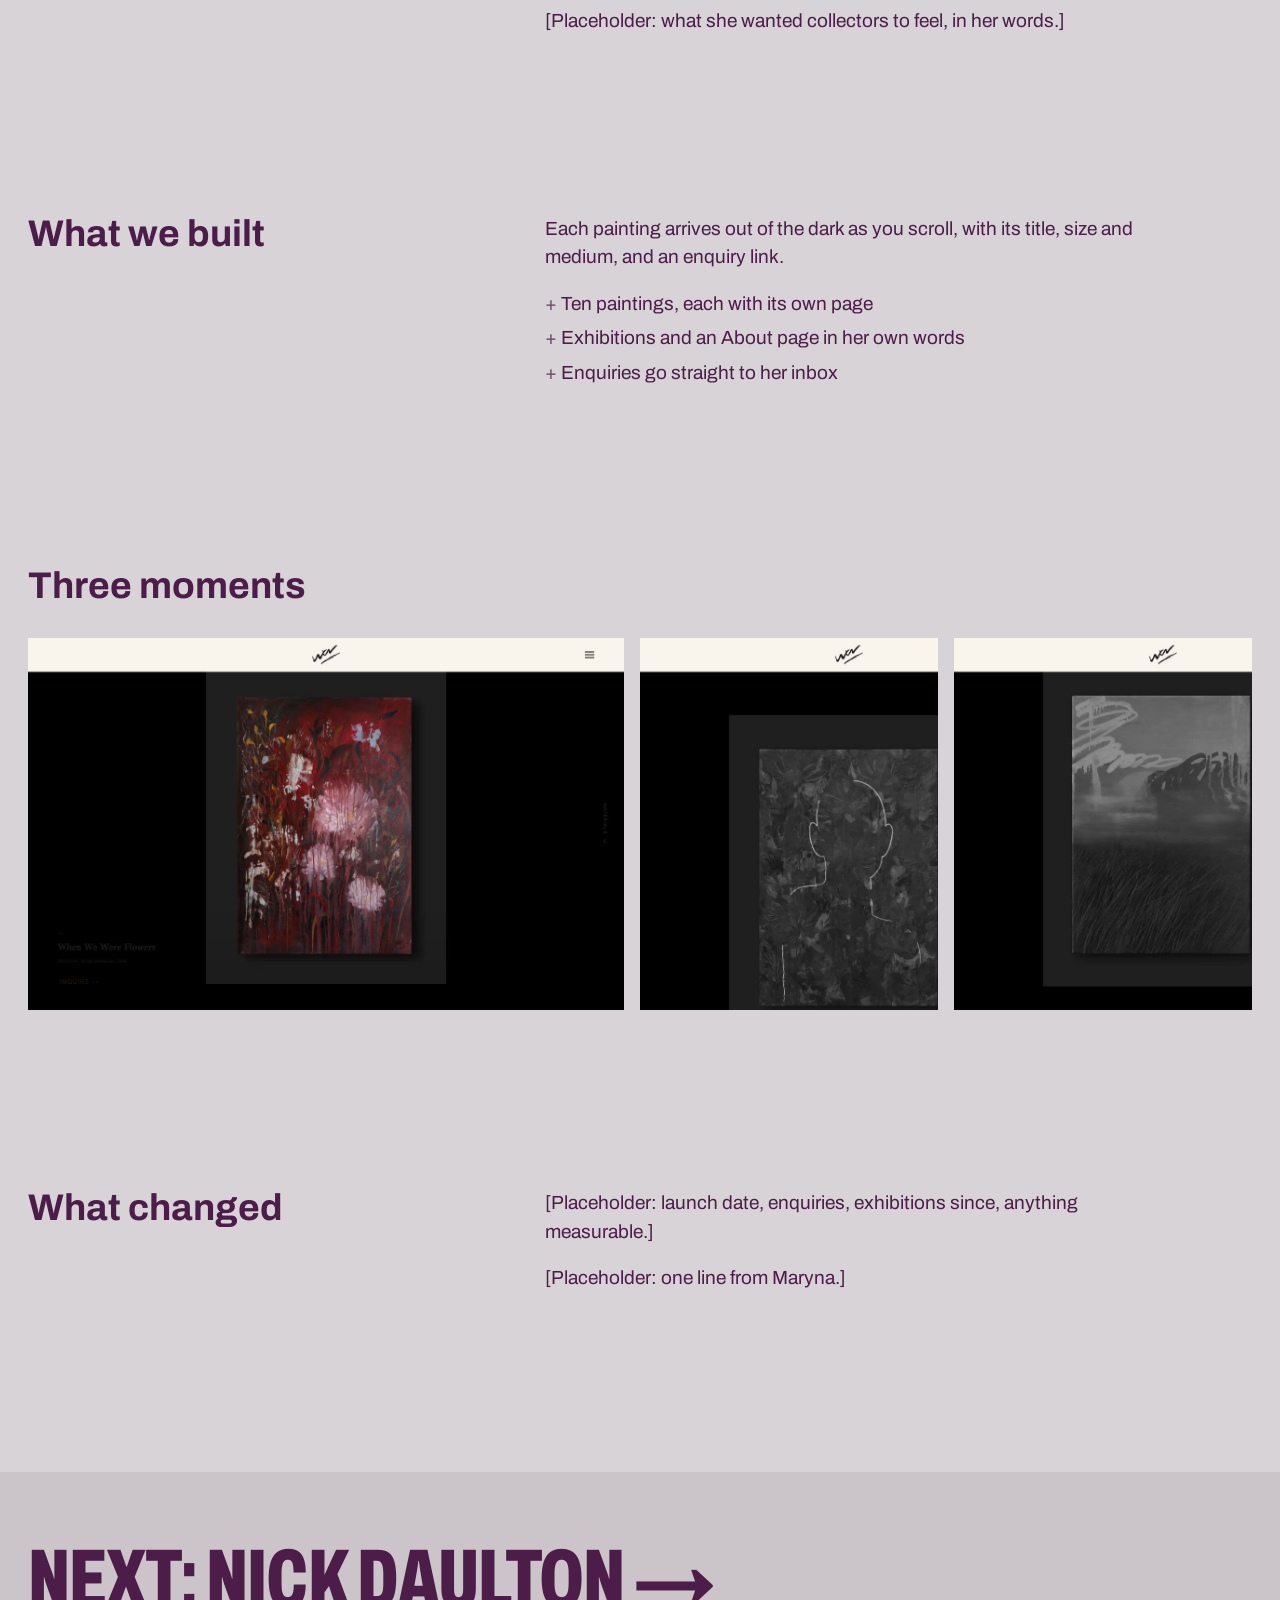
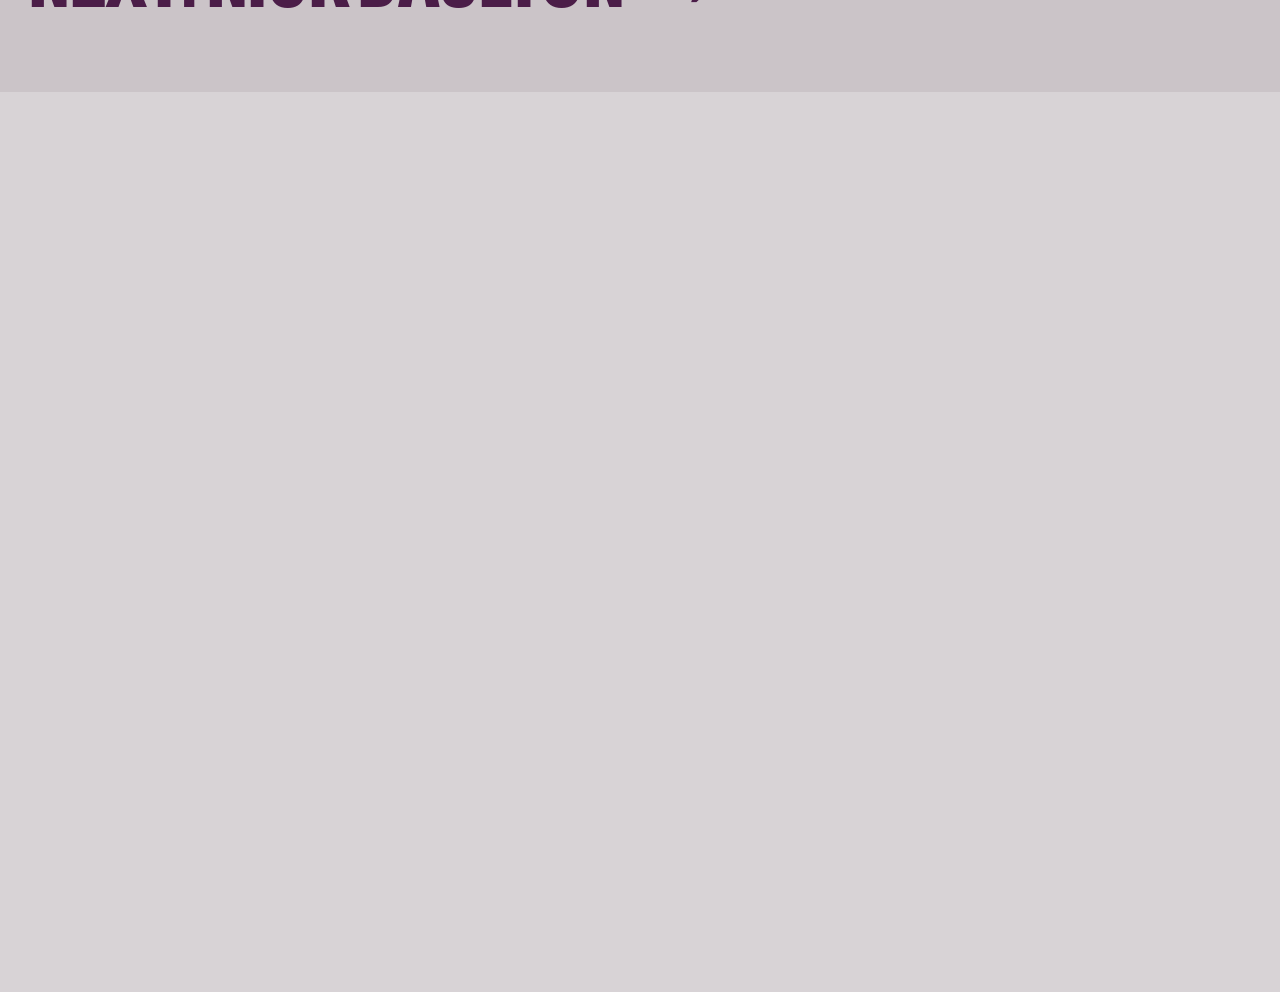
<file: case/workwonder.html>
<!doctype html>
<html lang="en">
<head>
  <meta charset="utf-8">
  <meta name="viewport" content="width=device-width, initial-scale=1">
  <meta name="color-scheme" content="light dark">
  <title>Workwonder — case study · We Make Websites</title>
  <meta name="description" content="A gallery for a Dubai-based painter: ten canvases, one at a time, each with its own page and a way to ask about it.">
  <script>document.documentElement.classList.add('js');var m=null;try{m=localStorage.getItem('mode')}catch(e){}document.documentElement.dataset.mode=m||'light';</script>
  <link rel="preconnect" href="https://fonts.googleapis.com">
  <link rel="preconnect" href="https://fonts.gstatic.com" crossorigin>
  <link href="https://fonts.googleapis.com/css2?family=Archivo:wdth,wght@62..125,100..900&display=swap" rel="stylesheet">
  <link rel="stylesheet" href="../css/site.css">
</head>
<body>
<main>
  <header class="bar">
    <a class="wordmark" href="../">wemakewebsites.work</a>
    <nav aria-label="Main">
      <ul>
        <li><a class="link" href="../#work">Work</a></li>
        <li><a class="link" href="../#packages">Packages</a></li>
        <li><a class="link" href="../#contact">Contact</a></li>
      </ul>
      <button class="mode-toggle" type="button" aria-label="Switch to dark mode"><span class="dot" aria-hidden="true"></span><span class="mode-label">Dark</span></button>
      <button class="menu-word" aria-expanded="false">Menu</button>
    </nav>
  </header>

  <section class="case-hero" aria-labelledby="case-title" data-stagger>
    <h1 id="case-title" class="display" data-reveal>Workwonder</h1>
    <p class="lede" data-reveal>A gallery for a Dubai-based painter: ten canvases, one at a time, each with its own page and a way to ask about it.</p>
    <a class="button case-cta" href="https://workwonder.art" rel="noopener" data-reveal>Visit workwonder.art</a>
    <dl class="facts" data-reveal>
      <div><dt>Client</dt><dd>Maryna Klymchuk, painter</dd></div>
      <div><dt>Built</dt><dd>Gallery, exhibitions, enquiries</dd></div>
      <div><dt>Year</dt><dd>2026</dd></div>
      <div><dt>Stack</dt><dd>Static site, hand-built</dd></div>
    </dl>
  </section>

  <section class="case-film" aria-label="The site in motion">
    <figure>
      <video data-autoplay muted loop playsinline preload="metadata" poster="../img/work/workwonder-desktop-poster.jpg" aria-label="Scrolling through workwonder.art on a laptop">
        <source src="../img/work/workwonder-desktop.mp4" type="video/mp4">
      </video>
      <figcaption>workwonder.art on a laptop, top to bottom. <a class="link" href="https://workwonder.art" rel="noopener">Visit the live site ↗</a></figcaption>
    </figure>
    <figure class="phone">
      <video data-autoplay muted loop playsinline preload="metadata" poster="../img/work/workwonder-phone-poster.jpg" aria-label="Scrolling through workwonder.art on a phone">
        <source src="../img/work/workwonder-phone.mp4" type="video/mp4">
      </video>
      <figcaption>On a phone.</figcaption>
    </figure>
  </section>

  <section class="chapter" aria-labelledby="c1">
    <h2 id="c1" data-reveal>Where they started</h2>
    <div class="body" data-reveal>
      <p>Maryna came to painting after a decade as a concept artist and creative director. The paintings needed a home that felt like a quiet room, not a feed.</p>
      <p>[Placeholder: what she wanted collectors to feel, in her words.]</p>
    </div>
  </section>
  <section class="chapter" aria-labelledby="c2">
    <h2 id="c2" data-reveal>What we built</h2>
    <div class="body" data-reveal>
      <p>Each painting arrives out of the dark as you scroll, with its title, size and medium, and an enquiry link.</p>
      <ul><li>Ten paintings, each with its own page</li><li>Exhibitions and an About page in her own words</li><li>Enquiries go straight to her inbox</li></ul>
    </div>
  </section>
  <section class="stills" aria-labelledby="stills-title">
    <h2 id="stills-title" class="section-title" data-reveal>Three moments</h2>
    <div class="stills-row" data-stagger>
      <img data-reveal src="../img/work/workwonder-still-0060.jpg" width="1280" height="800" alt="Workwonder site, a third of the way down" loading="lazy">
      <img data-reveal src="../img/work/workwonder-still-0105.jpg" width="1280" height="800" alt="Workwonder site, two thirds of the way down" loading="lazy">
      <img data-reveal src="../img/work/workwonder-still-0130.jpg" width="1280" height="800" alt="Workwonder site, near the end" loading="lazy">
    </div>
  </section>

  <section class="chapter" aria-labelledby="c3">
    <h2 id="c3" data-reveal>What changed</h2>
    <div class="body" data-reveal>
      <p>[Placeholder: launch date, enquiries, exhibitions since, anything measurable.]</p>
      <p>[Placeholder: one line from Maryna.]</p>
    </div>
  </section>

  <section class="next-band" aria-labelledby="next-title">
    <h2 id="next-title"><a class="display link" href="nick-daulton.html">Next: Nick Daulton →</a></h2>
  </section>
</main>

<footer class="footer">
  <div class="footer-cols">
    <ul><li>Studio</li><li>wemakewebsites.work</li></ul>
    <ul><li>Pages</li><li><a href="../#work">Work</a></li><li><a href="../#packages">Packages</a></li><li><a href="../#contact">Contact</a></li></ul>
    <ul><li>Case studies</li><li><a href="nick-daulton.html">Nick Daulton</a></li><li><a href="workwonder.html">Workwonder</a></li></ul>
    <ul><li>Contact</li><li><a href="mailto:hello@wemakewebsites.work">hello@wemakewebsites.work</a></li><li>Replies within a day</li></ul>
  </div>
  <div></div>
  <div>
    <div class="footer-mark" aria-hidden="true">
      <svg viewBox="0 0 1700 150" preserveAspectRatio="xMidYMax meet"><text x="0" y="146" font-size="200" textLength="1700" lengthAdjust="spacingAndGlyphs">WEMAKEWEBSITES.WORK</text></svg>
    </div>
    <p class="legal"><span>© 2026 We Make Websites</span><span>Text in [brackets] is waiting on the client.</span></p>
  </div>
</footer>
<script src="../js/site.js"></script>
</body>
</html>
</file>
<file: css/site.css>
/* wemakewebsites.work
   Direction: "The name as a monument" (tasteskill seed 1169197259), palette Oxblood and grey (now plum by default, light mode first),
   ground warmed a step toward mid-grey on request ("not black or white, somewhere in between"). */

:root {
  color-scheme: light;
  --bg: #d8d3d6;
  --surface: #cbc4c8;
  --ink: #4b1d48;
  --muted: #6a4e66;
  --accent: #4b1d48;
  --accent-ink: #efe8ec;
  --field: #4b1d48;
  --field-ink: #efe6ec;
  --field-soft: #c9adc5;
  --field-input: #5c2b58;
  --field-deep: #250b23;

  --font: "Archivo", "Arial Narrow", Arial, sans-serif;
  --step-small: clamp(0.8125rem, 0.79rem + 0.1vw, 0.875rem);
  --step-body: clamp(1.0625rem, 1rem + 0.25vw, 1.1875rem);
  --step-lead: clamp(1.25rem, 1.1rem + 0.7vw, 1.625rem);
  --step-head: clamp(2.5rem, 1.2rem + 5vw, 5.5rem);
  --step-display: clamp(5rem, 1rem + 11vw, 11rem);

  --margin: 28px;
  --gap: 16px;
  --section: clamp(120px, 14vw, 200px);

  --ease-out: cubic-bezier(0.22, 1, 0.36, 1);
  --ease-expo: cubic-bezier(0.16, 1, 0.3, 1);
  --ease-soft: cubic-bezier(0.33, 1, 0.68, 1);
  --t-press: 140ms;
  --t-hover: 180ms;
  --t-ui: 240ms;
}
@media (max-width: 720px) { :root { --margin: 20px; } }

*, *::before, *::after { box-sizing: border-box; }
html { -webkit-text-size-adjust: 100%; }
body {
  margin: 0;
  background: var(--bg);
  color: var(--ink);
  font-family: var(--font);
  font-size: var(--step-body);
  line-height: 1.5;
  font-kerning: normal;
  -webkit-font-smoothing: antialiased;
}
img, video, svg { display: block; max-width: 100%; }
a { color: inherit; }
h1, h2, h3, p, ul, ol, figure { margin: 0; }
ul, ol { padding: 0; list-style: none; }
::selection { background: var(--ink); color: var(--bg); }
:focus-visible { outline: 3px solid currentColor; outline-offset: 3px; }
.visually-hidden { position: absolute !important; width: 1px; height: 1px; overflow: hidden; clip: rect(0 0 0 0); white-space: nowrap; }

.display {
  font-weight: 800;
  font-stretch: 62%;
  text-transform: uppercase;
  letter-spacing: -0.01em;
  line-height: 0.86;
}

/* ---------- shared controls ---------- */
.button {
  display: inline-flex; align-items: center; justify-content: center;
  min-height: 52px; padding: 0 26px;
  background: var(--accent); color: var(--accent-ink);
  font: 500 var(--step-body)/1 var(--font);
  text-decoration: none; border: 0; border-radius: 0; cursor: pointer;
  transition: transform var(--t-press) var(--ease-out), background-color var(--t-hover) ease;
}
.button:active { transform: scale(0.97); }
.link {
  text-decoration: underline; text-decoration-color: transparent;
  text-underline-offset: 0.2em; text-decoration-thickness: 0.08em;
  transition: text-decoration-color var(--t-hover) ease;
}
@media (hover: hover) and (pointer: fine) {
  .button:hover { background: color-mix(in srgb, var(--accent) 84%, var(--bg)); }
  .link:hover { text-decoration-color: currentColor; }
}

/* ---------- header ---------- */
.bar {
  position: absolute; inset: 0 0 auto 0; z-index: 5;
  display: flex; justify-content: space-between; align-items: baseline;
  padding: 24px var(--margin);
  font-size: var(--step-body);
}
.bar .wordmark { font-weight: 600; text-decoration: none; }
.bar nav { display: flex; align-items: baseline; gap: 28px; }
.bar nav ul { display: flex; gap: 28px; }
.mode-toggle {
  display: inline-flex; align-items: center; gap: 8px; min-height: 44px; margin: -12px 0; padding: 0 14px;
  background: color-mix(in srgb, var(--bg) 80%, transparent); -webkit-backdrop-filter: blur(8px); backdrop-filter: blur(8px);
  border: 2px solid var(--ink); border-radius: 999px; /* taste-skill-ignore: pill toggle */
  color: var(--ink); font: 600 var(--step-small) var(--font); white-space: nowrap; cursor: pointer;
}
@media (max-width: 720px) { .bar nav { gap: 10px; } .mode-toggle { padding: 0 12px; } }
.mode-toggle .dot { width: 12px; height: 12px; border-radius: 50%; border: 2px solid currentColor; background: currentColor; }
:root[data-mode="dark"] .mode-toggle .dot { background: transparent; }
.mode-toggle:active { transform: scale(0.96); }
.bar nav a { text-decoration: none; }
.menu-word { display: none; }
@media (max-width: 720px) {
  .bar nav ul { display: none; }
  .bar nav.open ul {
    display: flex; flex-direction: column; gap: 14px;
    position: absolute; right: var(--margin); top: 60px;
    background: var(--ink); color: var(--bg); padding: 20px 24px;
    box-shadow: 0 12px 40px rgb(0 0 0 / 0.25); /* taste-skill-ignore: open menu floats */
  }
  .menu-word { display: inline; background: var(--bg); border: 0; color: var(--ink); font: 600 var(--step-body) var(--font); padding: 10px 14px; margin-right: -14px; cursor: pointer; }
}

/* ---------- hero: one word, cropped ---------- */
.hero {
  position: relative; height: 100svh; min-height: 620px; overflow: hidden;
}
.hero-copy {
  position: static;
  padding: calc(24px + 96px) var(--margin) 0;
  max-width: calc(36ch + 2 * var(--margin));
}
.hero h1 { font-weight: 800; }
.hero h1 .we { display: block; font-size: var(--step-head); }
.hero h1 .we, .hero-copy > p, .hero-copy > .button { position: relative; z-index: 2; }
.hero-copy p { margin-top: 18px; font-size: var(--step-lead); line-height: 1.35; max-width: 30ch; }
.hero-copy .button { margin-top: 28px; }
.monument {
  position: absolute; left: -7vw; bottom: -0.07em; z-index: 1;
  margin: 0; white-space: nowrap; pointer-events: none; user-select: none;
  font-size: min(41vw, 76svh);
  line-height: 0.8;
  color: var(--ink);
  transform-origin: 30% 100%;
}
@supports (animation-timeline: scroll()) {
  @media (prefers-reduced-motion: no-preference) {
    .monument { animation: monument-settle linear both; animation-timeline: scroll(root); animation-range: 0 100svh; }
    @keyframes monument-settle { from { transform: scale(1); } to { transform: scale(0.93) translateY(-2%); } }
  }
}
@media (max-width: 720px) {
  .hero { min-height: 640px; }
  .hero-copy { max-width: 58%; padding-top: 104px; }
  .hero-copy p { font-size: 1.125rem; }
  .monument {
    writing-mode: vertical-rl;
    font-size: 58vw; left: auto; bottom: auto;
    right: -0.3em; top: 50%; transform: translateY(-50%);
  }
  @supports (animation-timeline: scroll()) { .monument { animation: none; } }
}

/* ---------- live thing: can Google find you? ---------- */
.find { padding: var(--section) var(--margin) 0; }
.find-grid {
  display: grid; grid-template-columns: repeat(12, 1fr); gap: var(--gap);
  align-items: start;
}
.find-intro { grid-column: 1 / span 5; }
.find-intro h2, .section-title {
  font-size: clamp(1.75rem, 1.2rem + 1.4vw, 2.5rem); line-height: 1.05; font-weight: 700;
}
.find-intro p { margin-top: 16px; max-width: 40ch; }
.find-form { margin-top: 32px; display: grid; gap: 10px; max-width: 30rem; }
.find-form label { font-size: var(--step-small); color: var(--muted); }
.find-form input {
  width: 100%; height: 56px; padding: 0 16px; border: 0; border-radius: 0;
  background: var(--surface); color: var(--ink); font: 500 var(--step-body) var(--font);
}
.find-form input:focus-visible { outline: 3px solid var(--ink); outline-offset: 0; }
.serp {
  grid-column: 7 / span 6; background: #f4f3f0; color: #202124;
  padding: 28px 32px; font-family: Arial, sans-serif; font-size: 16px; line-height: 1.45;
}
.serp-query { display: flex; align-items: center; gap: 12px; background: #fff; border-radius: 24px; padding: 12px 20px; margin-bottom: 22px; color: #202124; border: 1px solid #dfe1e5; } /* taste-skill-ignore: inside data-ui search fragment */
.serp-result + .serp-result { margin-top: 22px; }
.serp-site { display: flex; align-items: center; gap: 10px; font-size: 14px; color: #4d5156; }
.serp-fav { width: 26px; height: 26px; border-radius: 50%; display: grid; place-items: center; background: var(--ink); color: #fff; font-size: 13px; font-weight: 700; flex: none; }
.serp-fav.grey { background: #8a8f98; }
.serp-title { margin-top: 4px; font-size: 20px; color: #1a0dab; line-height: 1.3; }
.serp-snippet { color: #4d5156; font-size: 14px; margin-top: 2px; }
.serp-result.buried { opacity: 0.55; }
.serp-tag { display: inline-block; margin-top: 6px; font-size: 13px; color: #4d5156; }
.domain { margin-top: clamp(48px, 6vw, 96px); }
.domain-label { display: block; font-size: var(--step-small); color: var(--muted); font-weight: 600; }
.domain-name {
  display: block; margin-top: 4px; overflow-wrap: anywhere;
  font-size: clamp(2.5rem, 1rem + 6vw, 6.5rem); line-height: 0.95;
}
.domain-name span + span { color: var(--muted); }
@media (max-width: 900px) {
  .find-intro, .serp { grid-column: 1 / -1; }
  .serp { margin-top: 32px; padding: 22px 18px; }
}

/* ---------- work: title torn at the seam ---------- */
.work { margin-top: var(--section); position: relative; }
.work-head { display: flex; justify-content: space-between; align-items: baseline; gap: 24px; padding: 0 var(--margin) 48px; flex-wrap: wrap; }
.work-head p { max-width: 40ch; }
.project { position: relative; height: 210svh; }
.stage { position: sticky; top: 0; height: 100svh; overflow: hidden; background: #0e0e0e; }
.pane {
  position: absolute; top: -22svh; width: 50vw; height: 144svh; overflow: hidden;
  will-change: transform;
}
.pane.left { left: 0; }
.pane.right { left: 50vw; background: var(--surface); display: grid; place-items: center; }
.pane video { width: 100%; height: 100%; object-fit: cover; }
.pane.right video { width: auto; height: 74svh; aspect-ratio: 1 / 2; object-fit: cover; object-position: top; }
.seam-title {
  position: absolute; left: 0; right: 0; top: 41%; z-index: 3;
  transform: translateY(-50%);
  text-align: center;
}
.seam-title h3 {
  display: inline-block; margin: 0; padding: 0.08em 0.22em 0.02em;
  font-size: var(--step-display); color: var(--ink);
  background: color-mix(in srgb, var(--bg) 78%, transparent);
  -webkit-backdrop-filter: blur(12px); backdrop-filter: blur(12px);
  border: 2px solid var(--ink); border-radius: 0.14em; /* taste-skill-ignore: matches the bordered meta box */
}
.seam-meta {
  position: absolute; left: 50%; bottom: 8svh; z-index: 3; transform: translateX(-50%);
  background: color-mix(in srgb, var(--bg) 82%, transparent); color: var(--ink);
  -webkit-backdrop-filter: blur(10px); backdrop-filter: blur(10px);
  border: 2px solid var(--ink); border-radius: 18px; /* taste-skill-ignore: client asked for a bordered, softer box */
  padding: 14px 26px 6px; text-align: center; min-width: min(420px, 86vw);
}
.seam-meta p { font-size: var(--step-body); }
.seam-meta .links { margin-top: 8px; display: flex; justify-content: center; gap: 24px; }
.seam-meta a { display: inline-flex; min-height: 44px; align-items: center; font-weight: 600; }
@media (max-width: 720px) {
  .project { height: 190svh; }
  .pane.right video { height: 64svh; }
  .seam-title h3 { font-size: 15vw; }
}

/* ---------- gallery: small frames, wide space ---------- */
.gallery {
  position: relative;
  padding: var(--section) 0 0;
}
.gallery-title { padding: 0 var(--margin); position: relative; z-index: 2; margin-bottom: 28px; }
.gallery-title h2 { display: inline; font-size: var(--step-lead); font-weight: 700; line-height: 1.2; }
.gallery-title p { display: inline; font-size: var(--step-lead); color: var(--muted); }
.strip {
  display: flex; gap: 5vw; overflow-x: auto; scroll-snap-type: x proximity;
  padding: 0 var(--margin) 24px; scroll-padding-inline: var(--margin); scrollbar-width: none; cursor: grab;
}
.strip::-webkit-scrollbar { display: none; }
/* Mouse: no snapping, so the strip stays under the pointer and glides freely. Touch keeps gentle snap. */
@media (hover: hover) and (pointer: fine) { .strip { scroll-snap-type: none; } }
.strip.dragging { cursor: grabbing; user-select: none; }
.strip.gliding img { transform: none !important; }
.strip figure { flex: none; width: max(18vw, 200px); scroll-snap-align: start; }
.strip img {
  width: 100%; height: auto; aspect-ratio: 2 / 3; object-fit: cover; object-position: top;
  transition: transform var(--t-ui) var(--ease-out);
}
.strip figcaption { margin-top: 10px; font-size: var(--step-small); color: var(--muted); }
@media (hover: hover) and (pointer: fine) {
  .strip figure:hover img { transform: scale(1.06); }
}
.gallery-note { padding: 28px var(--margin) 0; max-width: calc(60ch + 2 * var(--margin)); color: var(--muted); font-size: var(--step-small); }
@media (max-width: 720px) {
  .strip figure { width: 40vw; }
  .gallery-title { margin-bottom: 20px; }
}

/* ---------- pricing: plan names, one live figure ---------- */
.pricing { padding: var(--section) var(--margin) 0; }
.pricing-grid { display: grid; grid-template-columns: repeat(12, 1fr); gap: var(--gap); margin-top: 40px; }
.plan-names { grid-column: 1 / span 6; display: flex; flex-direction: column; align-items: flex-start; }
.plan-names button {
  position: relative; background: none; border: 0; padding: 4px 0 4px 0.55em; cursor: pointer;
  font: 800 var(--step-head)/1 var(--font); font-stretch: 62%;
  text-transform: uppercase; letter-spacing: -0.01em; text-align: left;
  color: var(--field-soft);
  transition: color var(--t-hover) ease;
}
.plan-names button[aria-selected="true"] { color: var(--ink); }
.plan-names button[aria-selected="true"]::before {
  content: ""; position: absolute; left: 0; top: 50%; width: 0.28em; height: 0.28em;
  border-radius: 50%; background: var(--ink); transform: translateY(-50%);
}
@media (hover: hover) and (pointer: fine) { .plan-names button:hover { color: var(--muted); } .plan-names button[aria-selected="true"]:hover { color: var(--ink); } }
.plan-stage { grid-column: 8 / span 5; position: relative; }
.plan-panel { transition: opacity 200ms ease; }
.plan-panel[hidden] { display: none; }
.plan-price { display: flex; align-items: baseline; gap: 14px; }
.plan-price strong { font-size: var(--step-display); }
.plan-price span { font-size: var(--step-body); color: var(--muted); }
.plan-panel p { margin-top: 18px; max-width: 42ch; }
.plan-panel ul { margin-top: 18px; display: grid; gap: 6px; }
.plan-panel li::before { content: "+ "; color: var(--muted); }
.plan-panel .button { margin-top: 28px; }
.pricing-foot { margin-top: 48px; color: var(--muted); font-size: var(--step-small); max-width: 60ch; }
@media (max-width: 900px) {
  .plan-names, .plan-stage { grid-column: 1 / -1; }
  .plan-stage { margin-top: 28px; }
}

/* ---------- contact: clip-out coupon ---------- */
.contact { padding: var(--section) var(--margin); }
.coupon {
  display: grid; grid-template-columns: 46fr 54fr;
  max-width: 1180px; margin: 0 auto;
  background: var(--field); color: var(--field-ink);
  position: relative;
}
.coupon::before, .coupon::after {
  content: ""; position: absolute; left: calc(46% - 14px); width: 28px; height: 28px;
  border-radius: 50%; background: var(--bg);
}
.coupon::before { top: -14px; }
.coupon::after { bottom: -14px; }
.coupon-left { padding: 48px; display: flex; flex-direction: column; justify-content: space-between; gap: 40px; position: relative; }
.coupon-left::after {
  content: ""; position: absolute; right: -3px; top: 26px; bottom: 26px; width: 6px;
  background: var(--bg);
  -webkit-mask: url("data:image/svg+xml,%3Csvg xmlns='http://www.w3.org/2000/svg' width='6' height='14'%3E%3Ccircle cx='3' cy='3' r='3'/%3E%3C/svg%3E") repeat-y;
          mask: url("data:image/svg+xml,%3Csvg xmlns='http://www.w3.org/2000/svg' width='6' height='14'%3E%3Ccircle cx='3' cy='3' r='3'/%3E%3C/svg%3E") repeat-y;
}
.coupon h2 { font-size: var(--step-head); }
.coupon-left p { font-size: var(--step-body); max-width: 32ch; }
.coupon form { padding: 48px; display: grid; gap: 10px; align-content: center; }
.coupon input, .coupon textarea, .coupon select {
  width: 100%; min-height: 52px; padding: 14px 16px; border: 0; border-radius: 0;
  background: var(--field-input); color: var(--field-ink); font: 400 var(--step-body)/1.4 var(--font);
}
.coupon textarea { min-height: 110px; resize: vertical; }
.coupon ::placeholder { color: var(--field-soft); opacity: 1; }
.coupon input:focus-visible, .coupon textarea:focus-visible { outline: 3px solid var(--field-ink); outline-offset: 0; }
.coupon button {
  min-height: 56px; border: 0; border-radius: 0; cursor: pointer;
  background: var(--field-deep); color: var(--field-ink); font: 600 var(--step-body) var(--font);
  transition: transform var(--t-press) var(--ease-out), background-color var(--t-hover) ease;
}
.coupon button:active { transform: scale(0.98); }
@media (hover: hover) and (pointer: fine) { .coupon button:hover { background: color-mix(in srgb, var(--field-deep) 70%, #000); } }
.form-status { min-height: 1.5em; font-size: var(--step-body); }
.hp { display: none; }
@media (max-width: 820px) {
  .contact { padding-left: 12px; padding-right: 12px; }
  .coupon {
    grid-template-columns: 1fr;
  }
  .coupon-left { padding: 32px 24px; }
  .coupon-left::after { display: none; }
  .coupon::before, .coupon::after { left: auto; top: calc(var(--notch, 220px) - 14px); bottom: auto; }
  .coupon::before { left: -14px; }
  .coupon::after { right: -14px; }
  .coupon form { padding: 24px; }
}

/* ---------- footer: columns above, wordmark below ---------- */
main { position: relative; z-index: 1; background: var(--bg); }
.footer {
  position: sticky; bottom: 0; z-index: 0;
  min-height: 100svh; display: grid; grid-template-rows: auto 1fr auto;
  background: var(--field); color: var(--field-ink);
  padding: 40px var(--margin) 20px;
}
.footer-cols { display: grid; grid-template-columns: repeat(4, 1fr); gap: var(--gap); font-size: var(--step-body); overflow-wrap: anywhere; }
.footer-cols li:first-child { color: var(--field-ink); font-weight: 600; }
.footer-cols li { color: var(--field-soft); }
.footer-cols a { text-decoration: none; }
.footer-cols a:hover { text-decoration: underline; }
.footer-mark { margin-top: 40px; }
.footer-mark svg { width: 100%; height: auto; fill: currentColor; overflow: visible; }
.footer-mark text { font-family: var(--font); font-weight: 800; font-stretch: 62%; }
.legal { margin-top: 20px; font-size: var(--step-small); color: var(--field-soft); display: flex; justify-content: space-between; gap: 16px; flex-wrap: wrap; }
@media (max-width: 720px) { .footer-cols { grid-template-columns: 1fr 1fr; row-gap: 32px; } .footer-cols ul:last-child { grid-column: 1 / -1; } }

/* ---------- case study pages ---------- */
.case-hero { position: relative; padding: 120px var(--margin) 0; }
.case-hero h1 { font-size: clamp(4.5rem, 1rem + 15vw, 16rem); }
.case-hero .lede { margin-top: 28px; font-size: var(--step-lead); max-width: 34ch; line-height: 1.3; }
.facts { margin-top: 48px; display: grid; grid-template-columns: repeat(4, 1fr); gap: var(--gap); }
.facts dt { font-size: var(--step-small); color: var(--muted); }
.facts dd { margin: 4px 0 0; font-weight: 600; }
.case-film { margin-top: 80px; display: grid; grid-template-columns: 3fr 1fr; gap: var(--gap); padding: 0 var(--margin); align-items: end; }
.case-film video { width: 100%; background: #111; }
.case-film .phone video { aspect-ratio: 1 / 2; object-fit: cover; object-position: top; }
.case-film figcaption { margin-top: 10px; font-size: var(--step-small); color: var(--muted); }
.chapter { display: grid; grid-template-columns: repeat(12, 1fr); gap: var(--gap); padding: var(--section) var(--margin) 0; }
.chapter h2 { grid-column: 1 / span 4; font-size: clamp(1.75rem, 1.2rem + 1.4vw, 2.5rem); line-height: 1.05; font-weight: 700; }
.chapter .body { grid-column: 6 / span 6; display: grid; gap: 18px; }
.chapter .body ul { display: grid; gap: 6px; }
.chapter .body li::before { content: "+ "; color: var(--muted); }
.next-band { margin-top: var(--section); background: var(--surface); padding: 72px var(--margin); display: flex; justify-content: space-between; align-items: end; gap: 24px; flex-wrap: wrap; }
.next-band a { text-decoration: none; font-size: var(--step-head); }
.case-cta { margin-top: 28px; }
.stills { padding: var(--section) var(--margin) 0; }
.stills-row { margin-top: 32px; display: grid; grid-template-columns: 2fr 1fr 1fr; gap: var(--gap); }
.stills-row img { width: 100%; height: 100%; aspect-ratio: 16 / 10; object-fit: cover; }
.stills-row img:not(:first-child) { aspect-ratio: auto; object-position: 30% 50%; }
@media (max-width: 820px) { .stills-row { grid-template-columns: 1fr 1fr; } .stills-row img:first-child { grid-column: 1 / -1; } }
@media (max-width: 820px) {
  .facts { grid-template-columns: 1fr 1fr; row-gap: 24px; }
  .case-film { grid-template-columns: 1fr; }
  .case-film .phone { display: none; }
  .chapter h2, .chapter .body { grid-column: 1 / -1; }
}

/* ---------- entrances ---------- */
@media (prefers-reduced-motion: no-preference) {
  .js [data-reveal] { opacity: 0; transform: translateY(24px); transition: opacity 700ms var(--ease-out), transform 900ms var(--ease-expo); transition-delay: var(--d, 0ms); }
  .js [data-reveal].is-in { opacity: 1; transform: none; }
}

/* ---------- dark mode: plum, all text pairs ≥ 4.5:1 (light plum is the :root default).
   Light mode by default; the header toggle switches and is remembered. ---------- */
:root[data-mode="dark"] { color-scheme: dark; --bg:#1a1419; --surface:#251d24; --ink:#ebbde5; --muted:#b69cb1; --accent:#d891cf; --accent-ink:#22091f; --field:#4b1d48; --field-ink:#f5e9f2; --field-soft:#cdabc7; --field-input:#5c2b58; --field-deep:#1c0619; }
</file>
